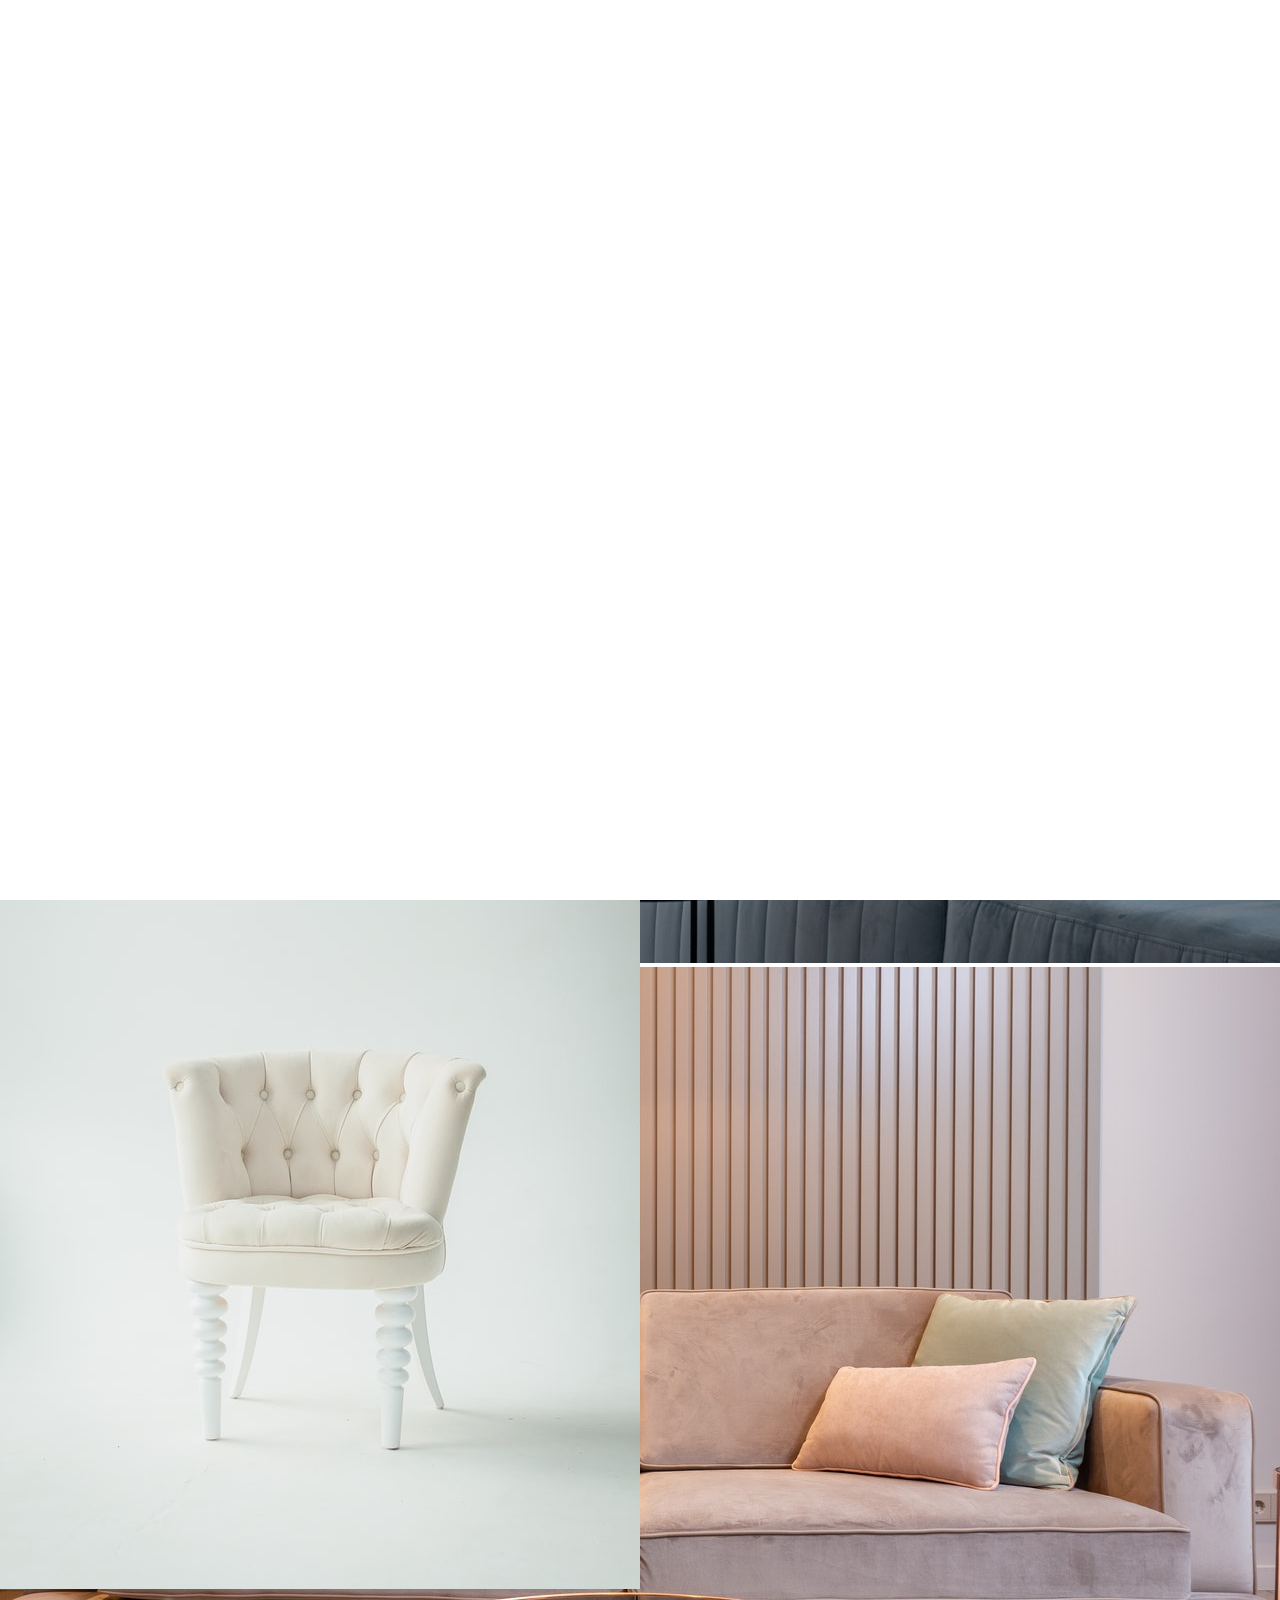
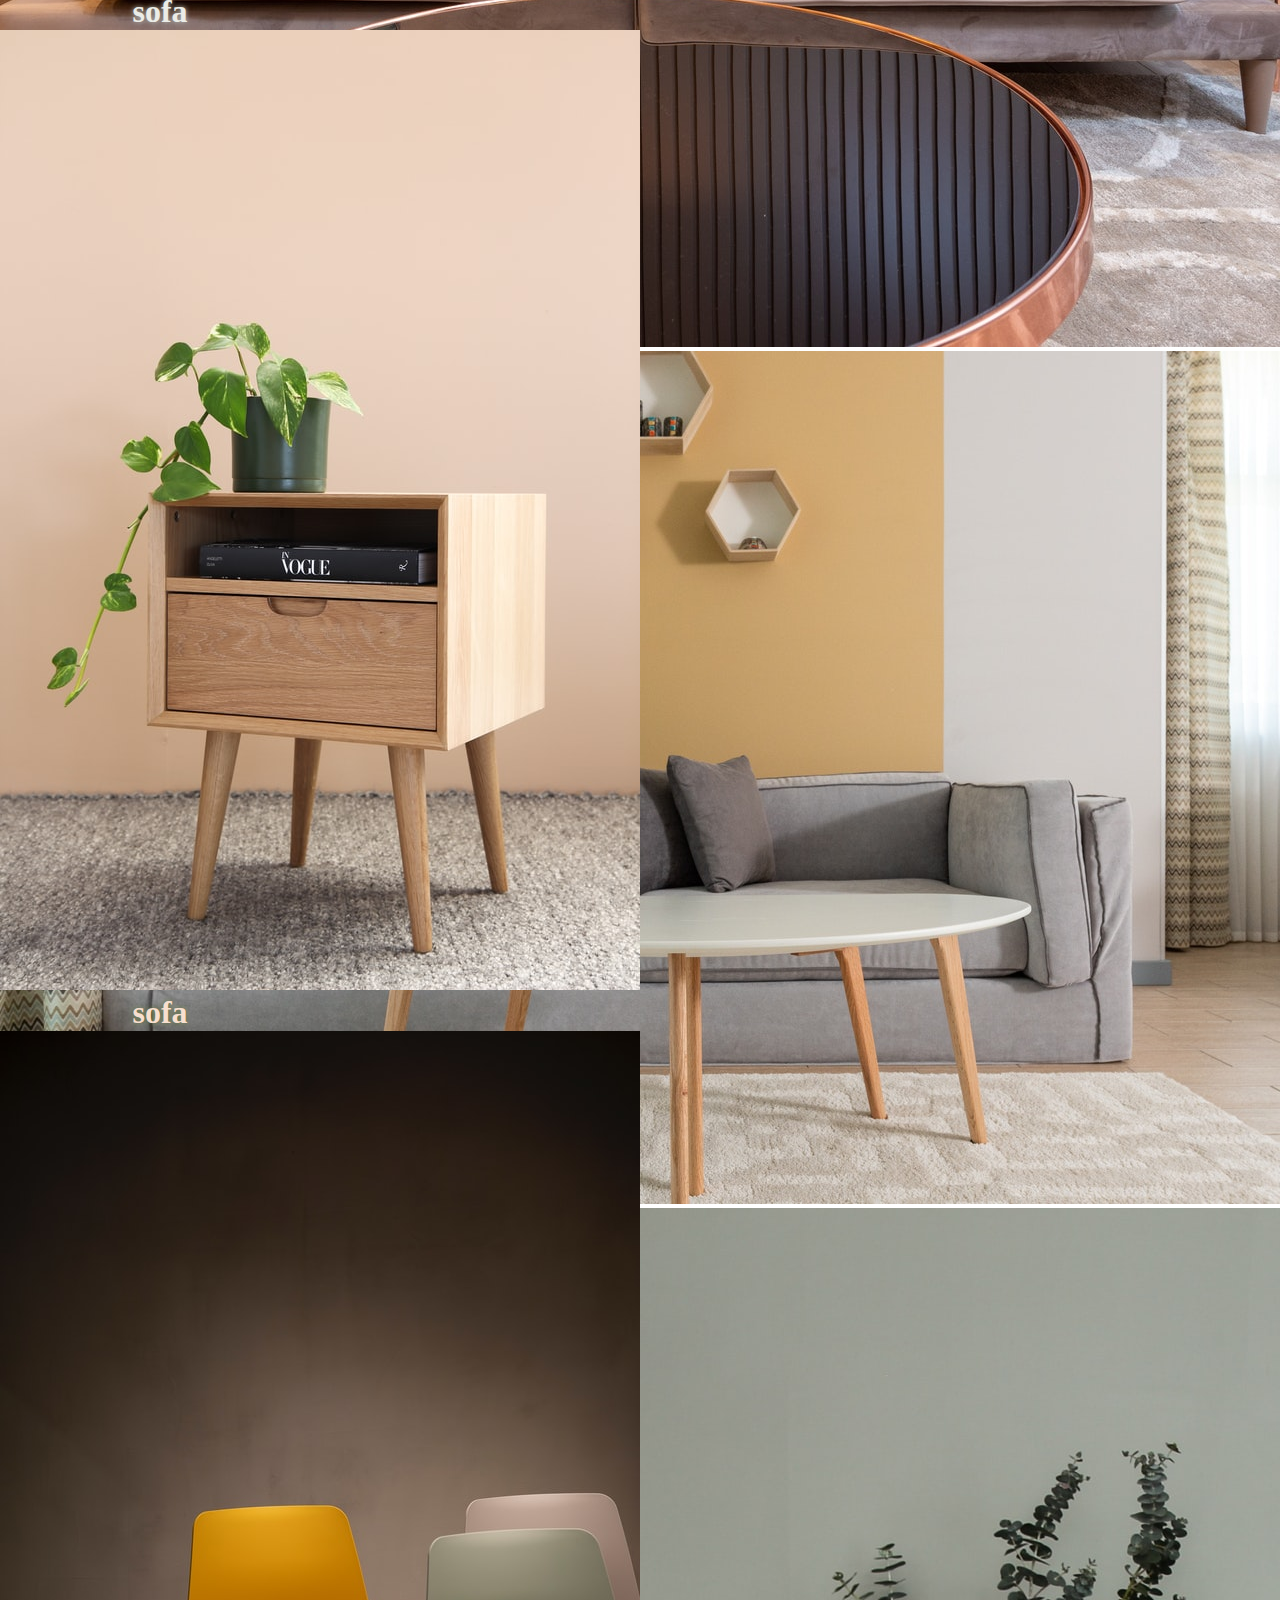
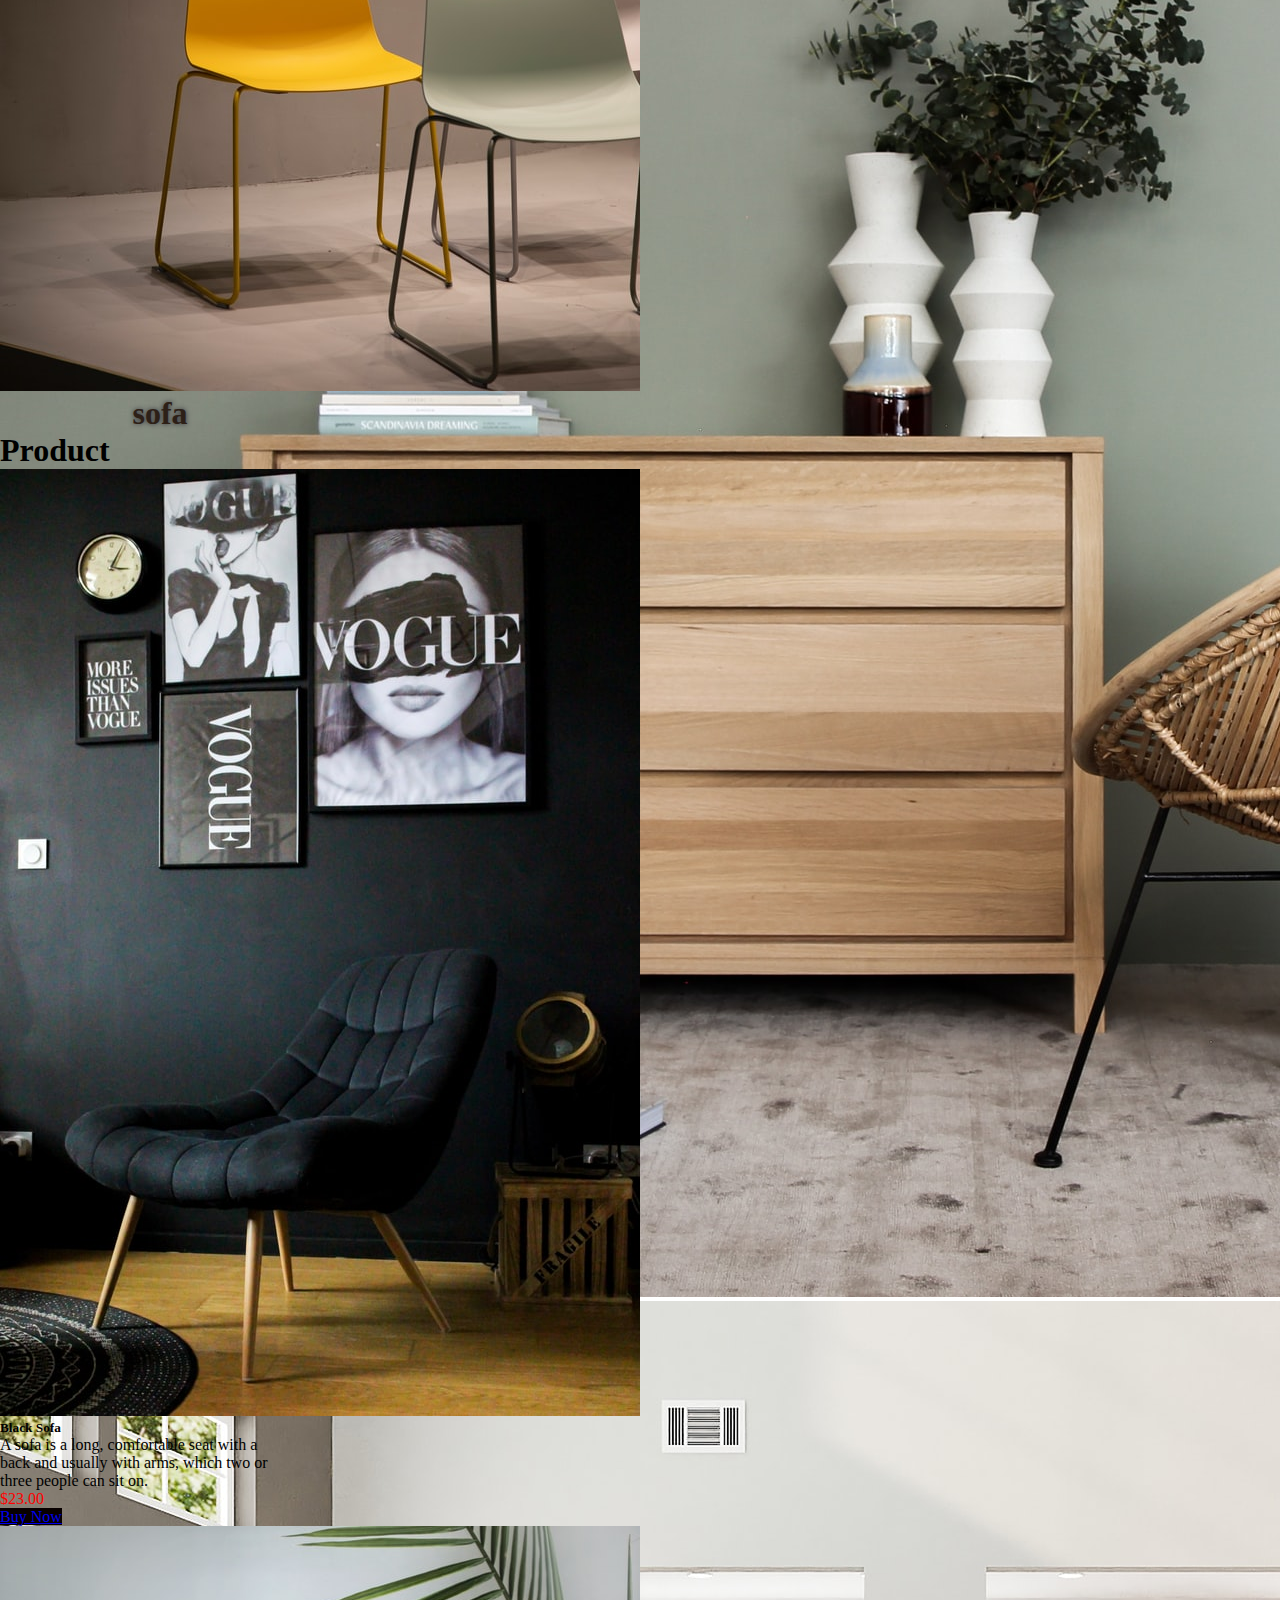
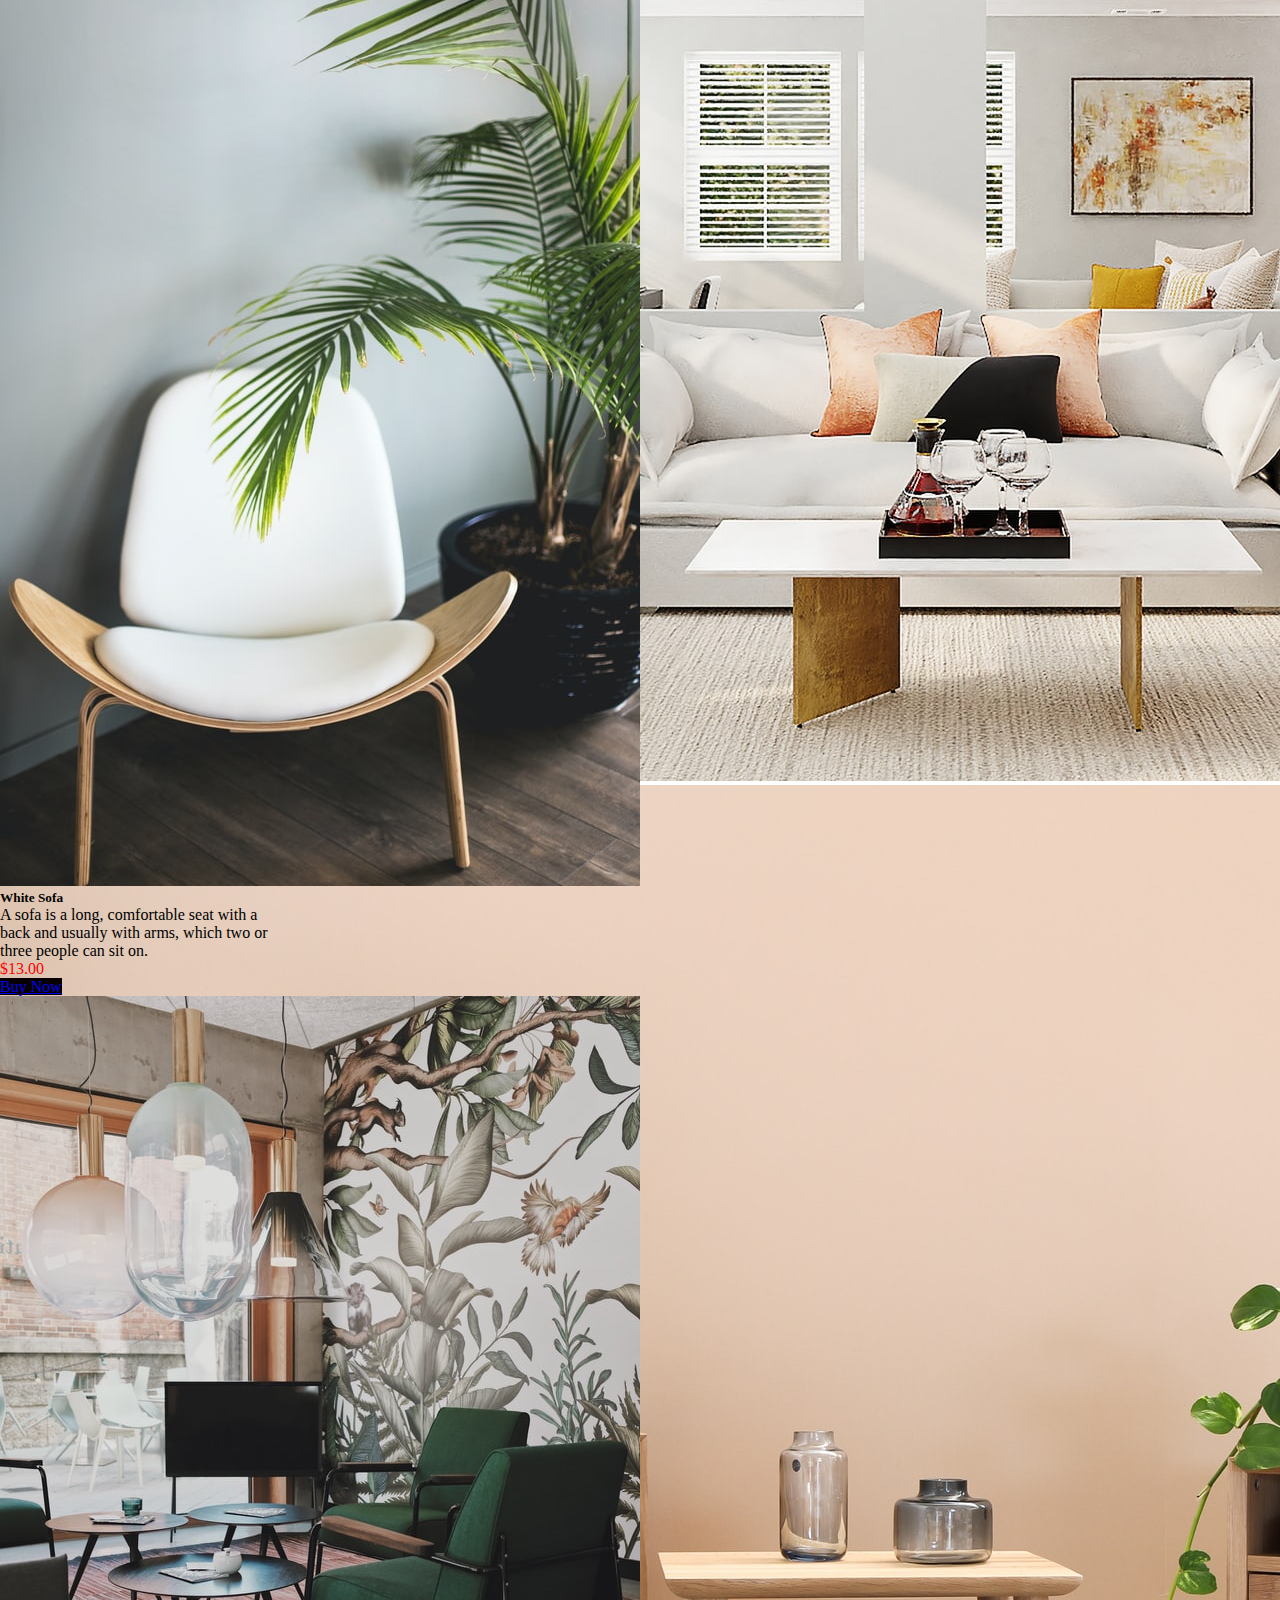
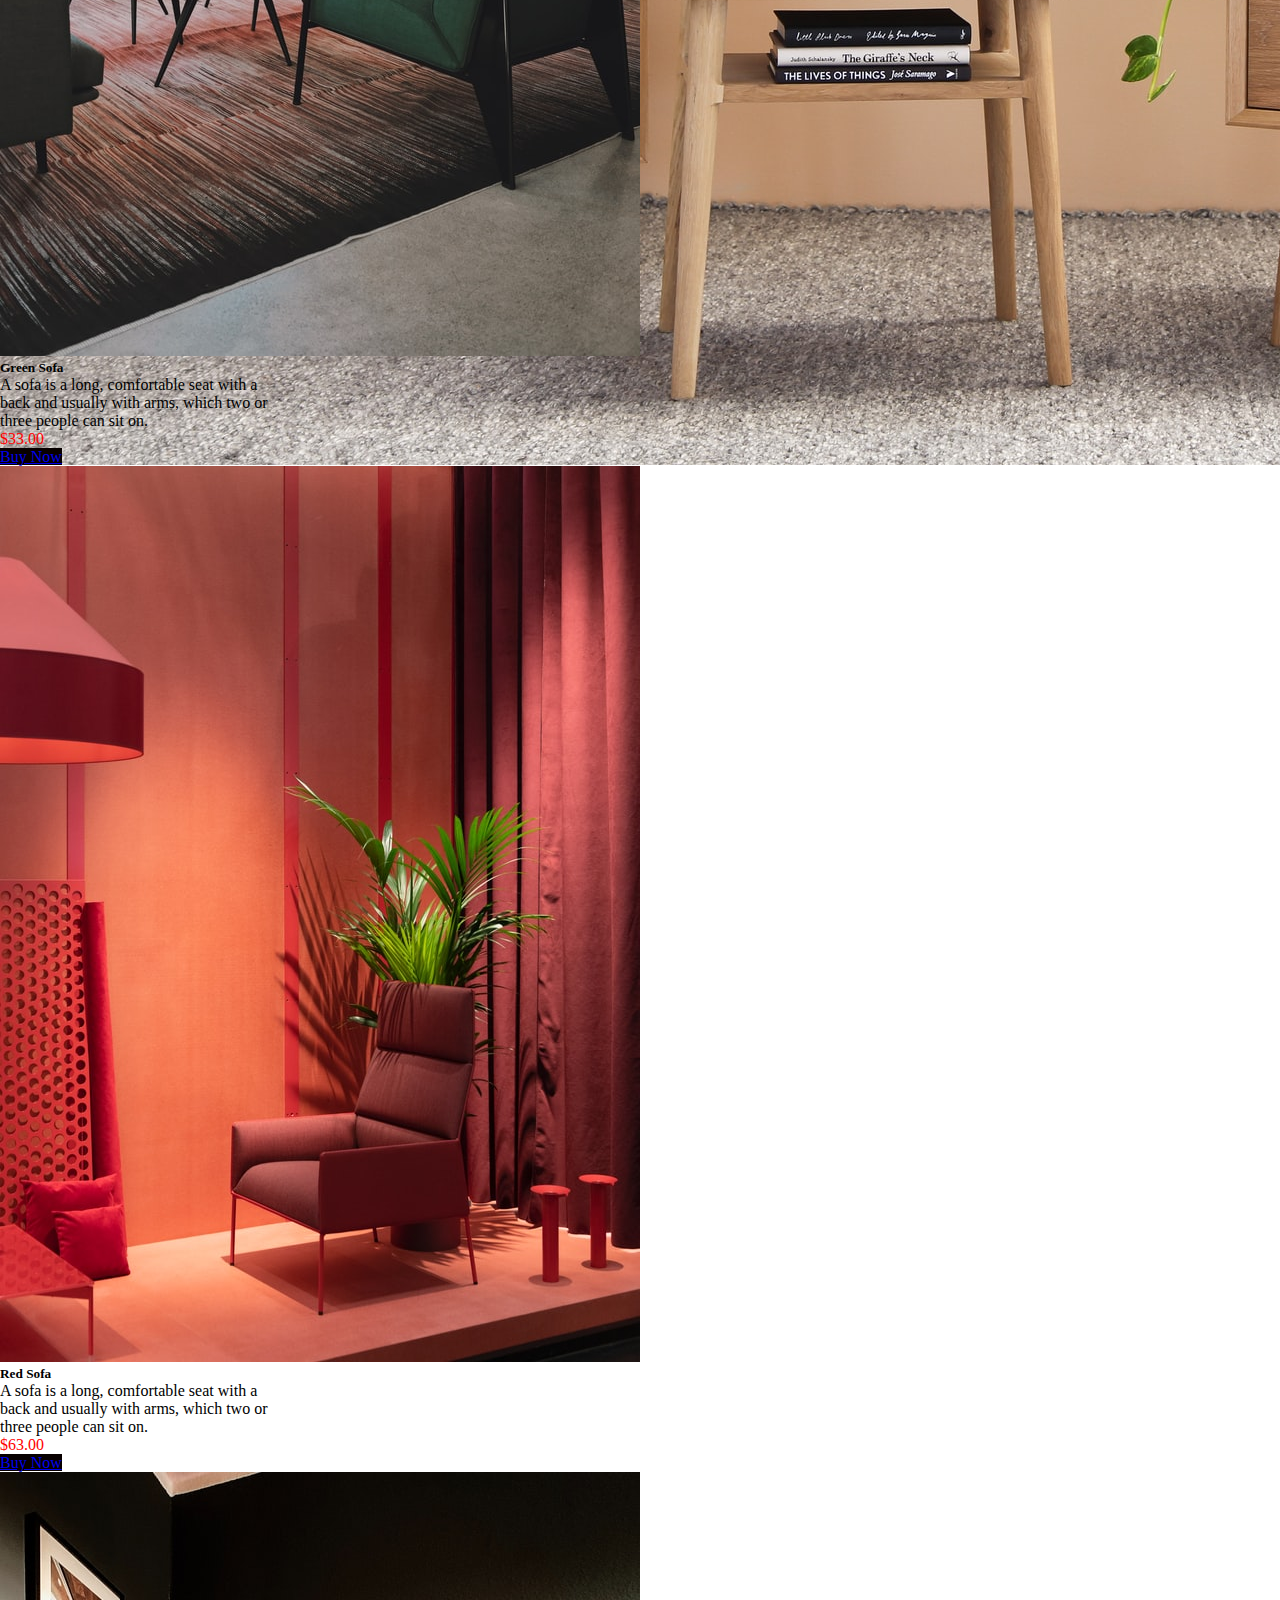
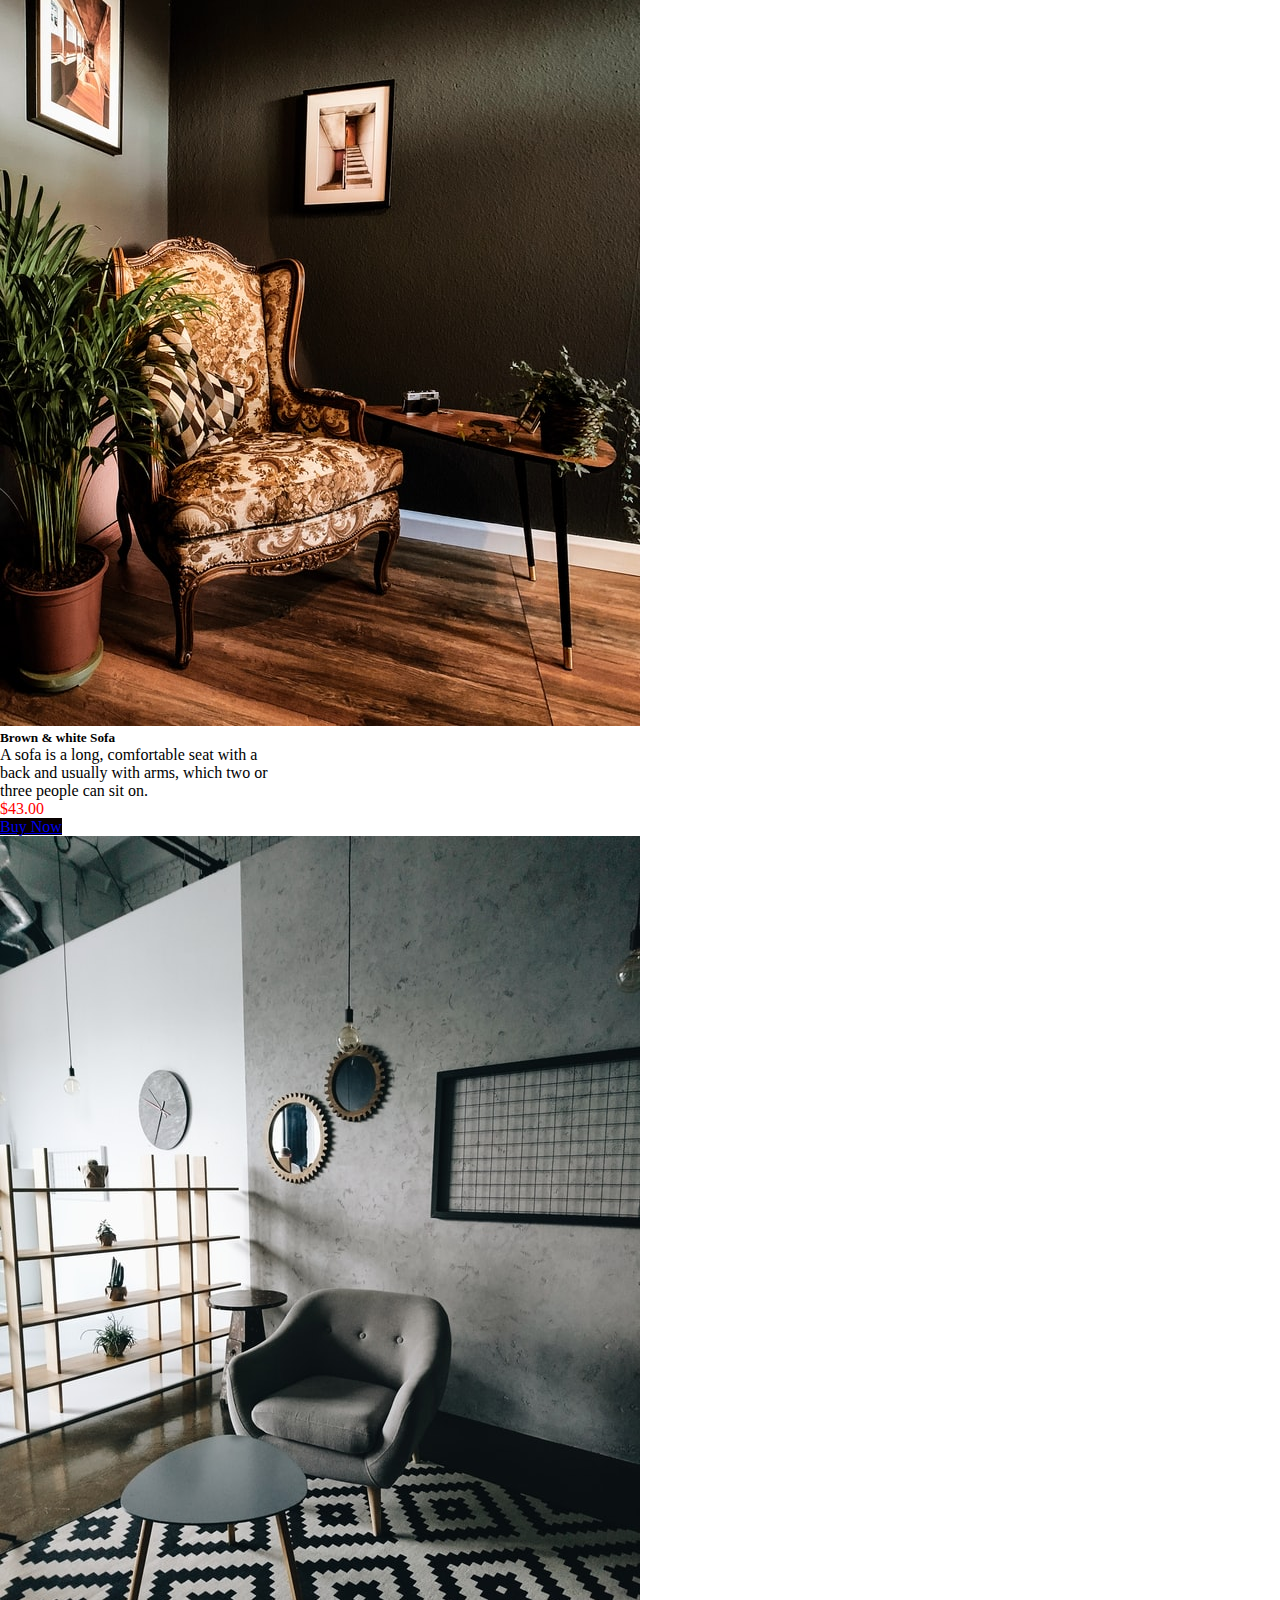
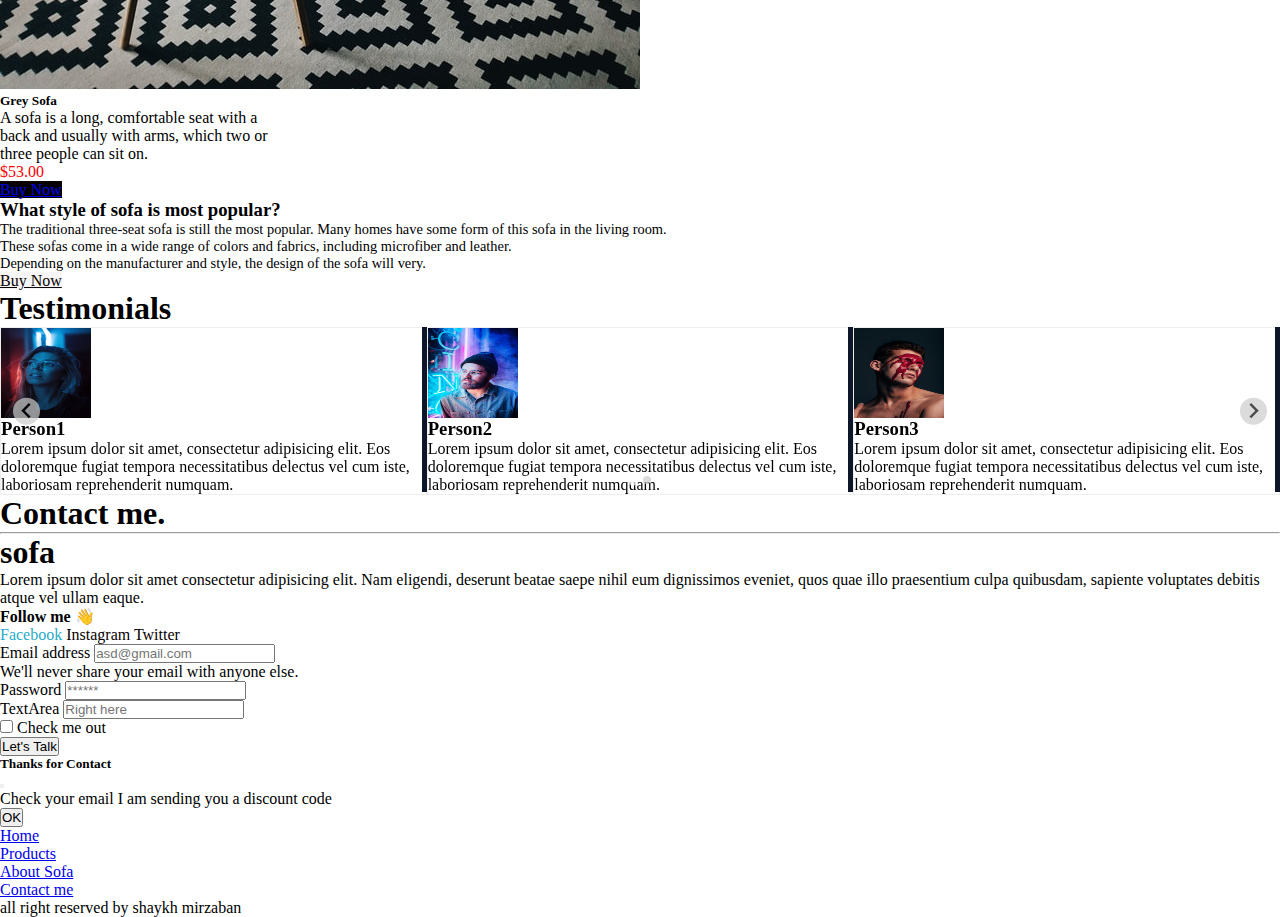
<file: index.html>
<!DOCTYPE html>
<html lang="en">
<head>
    <meta charset="UTF-8">
    <meta http-equiv="X-UA-Compatible" content="IE=edge">
    <meta name="viewport" content="width=device-width, initial-scale=1.0">
    <link href="https://cdn.jsdelivr.net/npm/bootstrap@5.1.3/dist/css/bootstrap.min.css" rel="stylesheet" integrity="sha384-1BmE4kWBq78iYhFldvKuhfTAU6auU8tT94WrHftjDbrCEXSU1oBoqyl2QvZ6jIW3" crossorigin="anonymous">
    <title>practice bootstarap</title>
    <link rel="stylesheet" href="style.css">
    <link rel="stylesheet" href="splide.min.css">
    <script src="./splide.min.js"></script>
</head>
<body class="active">
    <div class="spinner-border asd3" role="status">
      <span class="visually-hidden"></span>
    </div>
    <div class="navbar navbar-expand-lg navbar-light bg-light" style="border-bottom:1px solid;">
        <div class="container">
            <a href="index.html" class="navbar-brand">Sofa</a>

            <button class="navbar-toggler" type="button" data-bs-toggle="collapse" data-bs-target="#navbarmenu" aria-controls="navbarSupportedContent" aria-expanded="false" aria-label="Toggle navigation">
                <span class="navbar-toggler-icon"></span>
            </button>

            <div class="collapse navbar-collapse" id="navbarmenu">
                <ul class="navbar-nav ms-auto">
                    <li class="nav-item">
                        <a href="index.html" class="nav-link active">Home</a>
                    </li>
                    <li class="nav-item">
                        <a href="product.html" class="nav-link">Product</a>
                    </li>
                    <li class="nav-item">
                        <a href="about.html" class="nav-link">About Sofa</a>
                    </li>
                    <li class="nav-item">
                        <a href="contact.html" class="nav-link">Contact me</a>
                    </li>
                </ul>
            </div>
        </div>
    </div>
    <!-- cover -->
    <div id="carouselExampleIndicators" class="carousel slide" data-bs-ride="carousel">
        <div class="carousel-indicators">
          <button type="button" data-bs-target="#carouselExampleIndicators" data-bs-slide-to="0" class="active rounded" aria-current="true" aria-label="Slide 1"></button>
          <button type="button" data-bs-target="#carouselExampleIndicators" data-bs-slide-to="1" aria-label="Slide 2" class="rounded"></button>
          <button type="button" data-bs-target="#carouselExampleIndicators" data-bs-slide-to="2" aria-label="Slide 3" class="rounded"></button>
          <button type="button" data-bs-target="#carouselExampleIndicators" data-bs-slide-to="3" aria-label="Slide 4" class="rounded"></button>
          <button type="button" data-bs-target="#carouselExampleIndicators" data-bs-slide-to="4" aria-label="Slide 5" class="rounded"></button>
          <button type="button" data-bs-target="#carouselExampleIndicators" data-bs-slide-to="5" aria-label="Slide 6" class="rounded"></button>
        </div>
        <div class="carousel-inner cover1">
          <div class="carousel-item active">
            <img src="images/sofa1.jpg" class="d-block w-100" alt="...">
          </div>
          <div class="carousel-item">
            <img src="images/sofa2.jpg" class="d-block w-100" alt="...">
          </div>
          <div class="carousel-item">
            <img src="images/sofa3.jpg" class="d-block w-100" alt="...">
          </div>
          <div class="carousel-item">
            <img src="images/sofa4.jpg" class="d-block w-100" alt="...">
          </div>
          <div class="carousel-item">
            <img src="images/sofa5.jpg" class="d-block w-100" alt="...">
          </div>
          <div class="carousel-item">
            <img src="images/sofa6.jpg" class="d-block w-100" alt="...">
          </div>
        </div>
        <button class="carousel-control-prev" type="button" data-bs-target="#carouselExampleIndicators" data-bs-slide="prev">
          <span class="carousel-control-prev-icon" aria-hidden="true"></span>
          <span class="visually-hidden">Previous</span>
        </button>
        <button class="carousel-control-next" type="button" data-bs-target="#carouselExampleIndicators" data-bs-slide="next">
          <span class="carousel-control-next-icon" aria-hidden="true"></span>
          <span class="visually-hidden">Next</span>
        </button>
      </div>
      <!-- card section -->
      <div class="container my-5 d-flex flex-wrap justify-content-between align-items-center center1">
        <div class="card my-2" style="width: 20rem; border: none;">
            <img src="images/card1.jpg" class="card-img-top" alt="...">
            <div class="card-img-overlay" style="display: flex; justify-content: center; align-items: center; box-shadow: 0 0 4px 3px #eaeceb;">
                <h1 class="text-center" style="color: #ebece7;text-shadow: 0 0 5px #bbc5c4;">sofa</h1>
              </div>
        </div>
        <div class="card my-2" style="width: 20rem; border: none;">
            <img src="images/card2.jpg" class="card-img-top" alt="...">
            <div class="card-img-overlay" style="display: flex; justify-content: center; align-items: center; box-shadow: 0 0 4px 3px #eaeceb;">
                <h1 class="text-center" style="color: #f7dfcf;text-shadow: 0 0 5px #687d42;">sofa</h1>
              </div>
        </div>
        <div class="card my-2" style="width: 20rem; border: none;">
            <img src="images/card4.jpg" class="card-img-top" alt="...">
            <div class="card-img-overlay" style="display: flex; justify-content: center; align-items: center; box-shadow: 0 0 4px 3px #eaeceb;">
                <h1 class="text-center" style="color: #2d2017;text-shadow: 0 0 5px #2e2d36;">sofa</h1>
              </div>
        </div>
      </div>
      <!-- product -->
      <div class="container my-5">
          <h1 class="text-center">Product</h1>
          <div class="container  my-5  d-flex flex-wrap justify-content-around align-items-center center1">
            <div class="card my-2" style="width: 18rem;">
                <img src="images/card10.jpg" class="card-img-top" alt="...">
                <div class="card-body">
                  <h5 class="card-title">Black Sofa</h5>
                  <p class="card-text">A sofa is a long, comfortable seat with a back and usually with arms, which two or three people can sit on.</p>
                  <p style="color: red;">$23.00</p>
                  <a href="detail.html" class="btn btn-dark butt1" style="background-color:#080000; border-color:#080000;">Buy Now</a>
                </div>
              </div>
              <div class="card my-2" style="width: 18rem;">
                <img src="images/card5.jpg" class="card-img-top" alt="...">
                <div class="card-body">
                  <h5 class="card-title">White Sofa</h5>
                  <p class="card-text">A sofa is a long, comfortable seat with a back and usually with arms, which two or three people can sit on.</p>
                  <p style="color: red;">$13.00</p>
                  <a href="detail.html" class="btn btn-dark butt1" style="background-color:#080000; border-color:#080000;">Buy Now</a>
                </div>
              </div>
              <div class="card my-2" style="width: 18rem;">
                <img src="images/card6.jpg" class="card-img-top" alt="...">
                <div class="card-body">
                  <h5 class="card-title">Green Sofa</h5>
                  <p class="card-text">A sofa is a long, comfortable seat with a back and usually with arms, which two or three people can sit on.</p>
                  <p style="color: red;">$33.00</p>
                  <a href="detail.html" class="btn btn-dark butt1" style="background-color:#080000; border-color:#080000;">Buy Now</a>
                </div>
              </div>
              <div class="card my-2" style="width: 18rem;">
                <img src="images/card7.jpg" class="card-img-top" alt="...">
                <div class="card-body">
                  <h5 class="card-title">Red Sofa</h5>
                  <p class="card-text">A sofa is a long, comfortable seat with a back and usually with arms, which two or three people can sit on.</p>
                  <p style="color: red;">$63.00</p>
                  <a href="detail.html" class="btn btn-dark butt1" style="background-color:#080000; border-color:#080000;">Buy Now</a>
                </div>
              </div>
              <div class="card my-2" style="width: 18rem;">
                <img src="images/card8.jpg" class="card-img-top" alt="...">
                <div class="card-body">
                  <h5 class="card-title">Brown & white Sofa</h5>
                  <p class="card-text">A sofa is a long, comfortable seat with a back and usually with arms, which two or three people can sit on.</p>
                  <p style="color: red;">$43.00</p>
                  <a href="detail.html" class="btn btn-dark butt1" style="background-color:#080000; border-color:#080000;">Buy Now</a>
                </div>
              </div>
              <div class="card my-2" style="width: 18rem;">
                <img src="images/card9.jpg" class="card-img-top" alt="...">
                <div class="card-body">
                  <h5 class="card-title">Grey Sofa</h5>
                  <p class="card-text">A sofa is a long, comfortable seat with a back and usually with arms, which two or three people can sit on.</p>
                  <p style="color: red;">$53.00</p>
                  <a href="detail.html" class="btn btn-dark butt1" style="background-color:#080000; border-color:#080000;">Buy Now</a>
                </div>
              </div>
          </div>
      </div>
      <!-- label -->

      <div class="container-fluid">
        <div class="row bg-dark text-white">
          <div class="col py-5 text-center">
            <h3>What style of sofa is most popular?</h3>
            <p style="font-size: 0.9em;">The traditional three-seat sofa is still the most popular. Many homes have some form of this sofa in the living room. <br> These sofas come in a wide range of colors and fabrics, including microfiber and leather. <br> Depending on the manufacturer and style, the design of the sofa will very.</p>
            <a href="product.html" class="btn btn-dark butt2" style="color: #080000; background-color:#f5f5f5; ">Buy Now</a>
          </div>
        </div>
      </div>
      <!-- testimonial -->
      <div class="container my-5">
        <h1 class="text-center">Testimonials</h1>
        <div class="conatiner my-5">
            <div class="splide">
                <div class="splide__track">
                      <ul class="splide__list">
                          <li class="splide__slide text-center p-4 mx-1 maam" style="border: 1px solid #eee;">
                              <img src="./images/per1.jpg" alt="" class="rounded-pill" width="90px" height="90px">
                              <h3 class="mt-2">Person1</h3>
                              <p>Lorem ipsum dolor sit amet, consectetur adipisicing elit. Eos doloremque fugiat tempora necessitatibus delectus vel cum iste, laboriosam reprehenderit numquam.</p>
                          </li>
                          <li class="splide__slide  text-center p-4 mx-1 maam" style="border: 1px solid #eee;">
                            <img src="./images/per2.jpg" alt="" class="rounded-pill" width="90px" height="90px">
                            <h3 class="mt-2">Person2</h3>
                            <p>Lorem ipsum dolor sit amet, consectetur adipisicing elit. Eos doloremque fugiat tempora necessitatibus delectus vel cum iste, laboriosam reprehenderit numquam.</p>
                          </li>
                          <li class="splide__slide  text-center p-4 mx-1 maam" style="border: 1px solid #eee;">
                            <img src="./images/per3.jpg" alt="" class="rounded-pill" width="90px" height="90px">
                            <h3 class="mt-2">Person3</h3>
                            <p>Lorem ipsum dolor sit amet, consectetur adipisicing elit. Eos doloremque fugiat tempora necessitatibus delectus vel cum iste, laboriosam reprehenderit numquam.</p>
                          </li>
                          <li class="splide__slide  text-center p-4 mx-1 maam" style="border: 1px solid #eee;">
                            <img src="./images/per4.jpg" alt="" class="rounded-pill" width="90px" height="90px">
                            <h3 class="mt-2">Person4</h3>
                            <p>Lorem ipsum dolor sit amet, consectetur adipisicing elit. Eos doloremque fugiat tempora necessitatibus delectus vel cum iste, laboriosam reprehenderit numquam.</p>
                          </li>
                      </ul>
                </div>
              </div>
        </div>
      </div>
      <!-- contact me -->
      <!-- ********* -->
      <div class="container-sm my-5">
          <h1 class="text-center">Contact me.</h1>
          <hr>
          <div class="container my-5">
            <div class="row d-flex flex-wrap justify-content-around align-items-center center12">
              <div class="col my-3">
                <h1>sofa</h1>
                <p>Lorem ipsum dolor sit amet consectetur adipisicing elit. Nam eligendi, deserunt beatae saepe nihil eum dignissimos eveniet, quos quae illo praesentium culpa quibusdam, sapiente voluptates debitis atque vel ullam eaque.</p>
                <h4>Follow me 👋</h4>
                <a href="" style="text-decoration: none; color: #28abc9;">Facebook</a>
                <a href="" style="text-decoration: none; color: #080000;">Instagram</a>
                <a href="" style="text-decoration: none; color: #080000;">Twitter</a>
              </div>
              <div class="col my-3">
                <form>
                    <div class="mb-3">
                      <label for="exampleInputEmail1" class="form-label">Email address</label>
                      <input type="email" class="form-control" id="exampleInputEmail1" aria-describedby="emailHelp" placeholder="asd@gmail.com" required>
                      <div id="emailHelp" class="form-text">We'll never share your email with anyone else.</div>
                    </div>
                    <div class="mb-3">
                      <label for="exampleInputPassword1" class="form-label">Password</label>
                      <input type="password" class="form-control" id="exampleInputPassword1" placeholder="******" required>
                    </div>
                    <div class="mb-3">
                      <label for="exampleInputTextarea1" class="form-label">TextArea</label>
                      <input type="textarea" class="form-control" id="exampleInputTextarea1" placeholder="Right here" required>
                    </div>
                    <div class="mb-3 form-check">
                      <input type="checkbox" class="form-check-input" id="exampleCheck1">
                      <label class="form-check-label" for="exampleCheck1">Check me out</label>
                    </div>
                    <button type="submit" class="btn btn-dark"  data-bs-toggle="modal" data-bs-target="#exampleModal">Let's Talk</button>
                  </form>
                  <!-- Modal -->
                  <div class="modal fade" id="exampleModal" tabindex="-1" aria-labelledby="exampleModalLabel" aria-hidden="true">
                    <div class="modal-dialog">
                      <div class="modal-content">
                        <div class="modal-header">
                          <h5 class="modal-title" id="exampleModalLabel">Thanks for Contact</h5>
                          <button type="button" class="btn-close" data-bs-dismiss="modal" aria-label="Close"></button>
                        </div>
                        <div class="modal-body">
                          Check your email I am sending you a discount code
                        </div>
                        <div class="modal-footer">
                          <button type="button" class="btn btn-secondary" data-bs-dismiss="modal">OK</button>
                        </div>
                      </div>
                    </div>
                    </div>
              </div>
            </div>
          </div>
      </div>
      <!-- footer -->
      <!-- ****** -->
      <div class="container-fluid bg-dark">
        <div class="container">
            <footer class="py-3 mt-4">
              <ul class="nav justify-content-center border-bottom border-secondary pb-3 mb-3">
                  <li class="nav-item">
                      <a href="index.html" class="nav-link px-2 text-muted">Home</a>
                  </li>
                  <li class="nav-item">
                      <a href="product.html" class="nav-link px-2 text-muted">Products</a>
                  </li>
                  <li class="nav-item">
                      <a href="about.html" class="nav-link px-2 text-muted">About Sofa</a>
                  </li>
                  <li class="nav-item">
                      <a href="detail.html" class="nav-link px-2 text-muted">Contact me</a>
                  </li>
              </ul>
              <p class="text-center text-muted">
                all right reserved by shaykh mirzaban
              </p>
            </footer>
        </div>
      </div>
      <div class="loding">
        <!-- <div class="loding-1"></div> -->
        <div class="spinner-border" role="status">
        </div>
      </div>
    
      <!-- ****** -->
    <script src="https://cdn.jsdelivr.net/npm/bootstrap@5.1.3/dist/js/bootstrap.bundle.min.js" integrity="sha384-ka7Sk0Gln4gmtz2MlQnikT1wXgYsOg+OMhuP+IlRH9sENBO0LRn5q+8nbTov4+1p" crossorigin="anonymous"></script>
    <script src="app.js"></script>
</body>
</html>
</file>
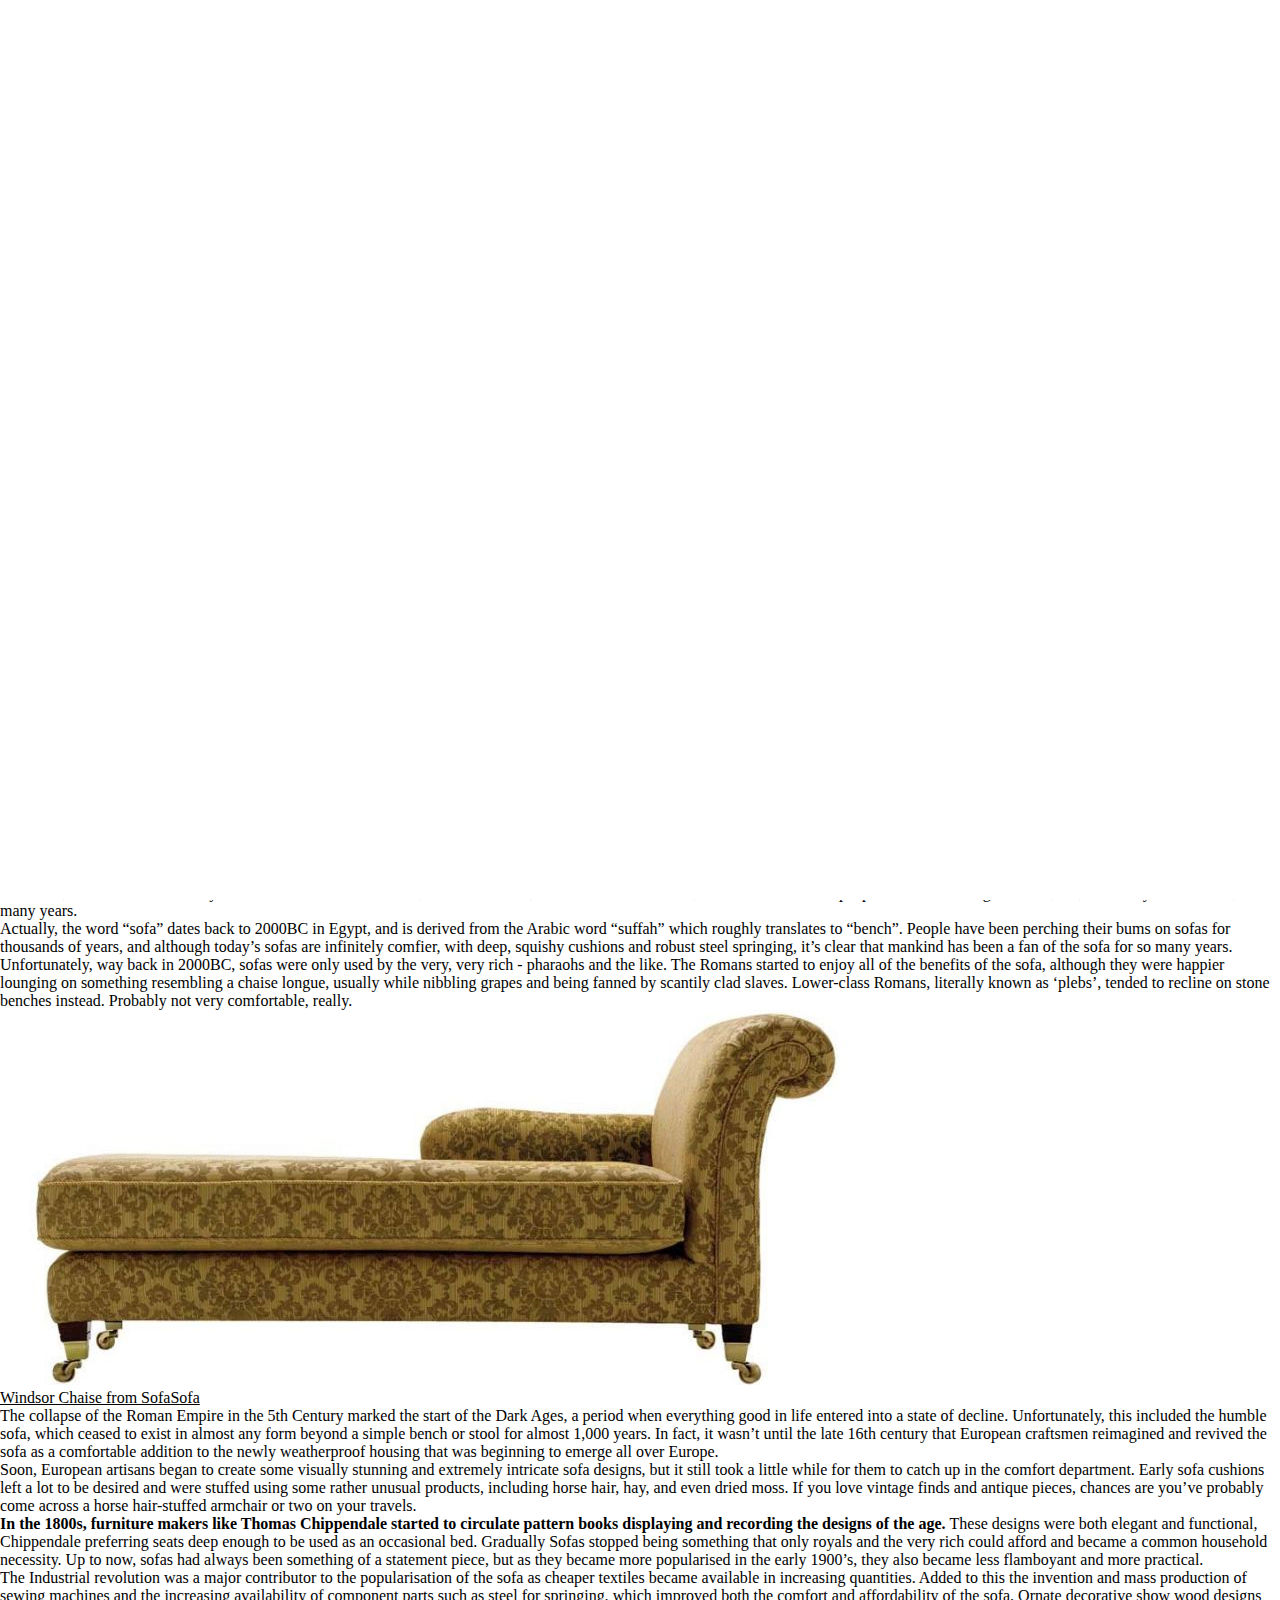
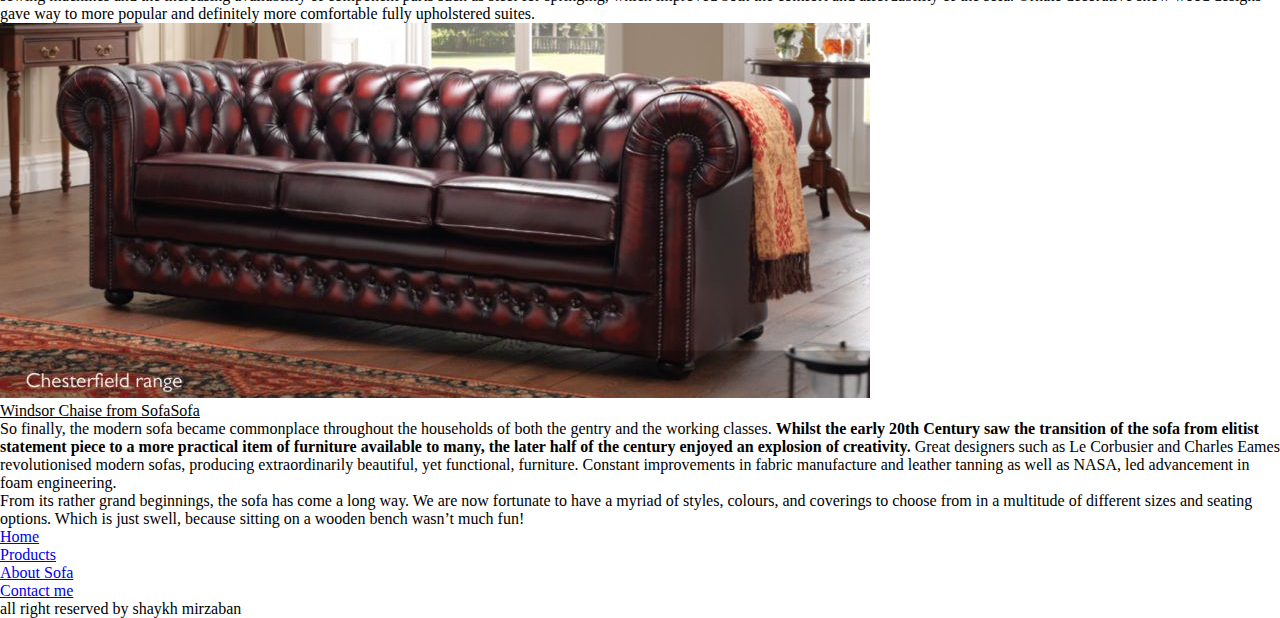
<file: about.html>
<!DOCTYPE html>
<html lang="en">
<head>
    <meta charset="UTF-8">
    <meta http-equiv="X-UA-Compatible" content="IE=edge">
    <meta name="viewport" content="width=device-width, initial-scale=1.0">
    <link href="https://cdn.jsdelivr.net/npm/bootstrap@5.1.3/dist/css/bootstrap.min.css" rel="stylesheet" integrity="sha384-1BmE4kWBq78iYhFldvKuhfTAU6auU8tT94WrHftjDbrCEXSU1oBoqyl2QvZ6jIW3" crossorigin="anonymous">
    <title>practice bootstarap</title>
    <link rel="stylesheet" href="style.css">
    <link rel="stylesheet" href="splide.min.css">
    <script src="./splide.min.js"></script>
</head>
<body class="active">
    <div class="navbar navbar-expand-lg navbar-light bg-light" style="border-bottom:1px solid;">
        <div class="container">
            <a href="index.html" class="navbar-brand">Sofa</a>

            <button class="navbar-toggler" type="button" data-bs-toggle="collapse" data-bs-target="#navbarmenu" aria-controls="navbarSupportedContent" aria-expanded="false" aria-label="Toggle navigation">
                <span class="navbar-toggler-icon"></span>
            </button>

            <div class="collapse navbar-collapse" id="navbarmenu">
                <ul class="navbar-nav ms-auto">
                    <li class="nav-item">
                        <a href="index.html" class="nav-link">Home</a>
                    </li>
                    <li class="nav-item">
                        <a href="product.html" class="nav-link">Product</a>
                    </li>
                    <li class="nav-item">
                        <a href="about.html" class="nav-link active">About Sofa</a>
                    </li>
                    <li class="nav-item">
                        <a href="contact.html" class="nav-link">Contact me</a>
                    </li>
                </ul>
            </div>
        </div>
    </div>
    <!-- history of sofa -->
    <!-- *************** -->
    <div class="container my-5">
        <h1 class="text-center">A History of the Sofa</h1>
        <div id="carouselExampleSlidesOnly" class="carousel slide my-5" data-bs-ride="carousel">
            <div class="carousel-inner">
              <div class="carousel-item active">
                <img src="./images/sofa2(1).jpg" class="d-block w-100" alt="...">
              </div>
            </div>
        </div>
          <div class="container-sm">
            <p>Of course, we’re a little bit barmy about sofas. It’s what we make, it’s what we sell, and it’s who we are. But, it seems lots of other people have had a thing for sofas, too, over the years – in fact, over many years.</p>
            <p>Actually, the word “sofa” dates back to 2000BC in Egypt, and is derived from the Arabic word “suffah” which roughly translates to “bench”. People have been perching their bums on sofas for thousands of years, and although today’s sofas are infinitely comfier, with deep, squishy cushions and robust steel springing, it’s clear that mankind has been a fan of the sofa for so many years.</p>
            <p>Unfortunately, way back in 2000BC, sofas were only used by the very, very rich - pharaohs and the like. The Romans started to enjoy all of the benefits of the sofa, although they were happier lounging on something resembling a chaise longue, usually while nibbling grapes and being fanned by scantily clad slaves. Lower-class Romans, literally known as ‘plebs’, tended to recline on stone benches instead. Probably not very comfortable, really.</p>
          </div>
          <div id="carouselExampleSlidesOnly" class="carousel slide my-5" data-bs-ride="carousel">
            <div class="carousel-inner">
              <div class="carousel-item active">
                <img src="./images/sofaHistory.jpg" class="d-block w-100" alt="...">
              </div>
            </div>
        </div>
        <div class="container-sm">
            <a href="#" style=" color: #000;">Windsor Chaise from SofaSofa</a>
            <p>The collapse of the Roman Empire in the 5th Century marked the start of the Dark Ages, a period when everything good in life entered into a state of decline. Unfortunately, this included the humble sofa, which ceased to exist in almost any form beyond a simple bench or stool for almost 1,000 years. In fact, it wasn’t until the late 16th century that European craftsmen reimagined and revived the sofa as a comfortable addition to the newly weatherproof housing that was beginning to emerge all over Europe.</p>
            <p>
                Soon, European artisans began to create some visually stunning and extremely intricate sofa designs, but it still took a little while for them to catch up in the comfort department. Early sofa cushions left a lot to be desired and were stuffed using some rather unusual products, including horse hair, hay, and even dried moss. If you love vintage finds and antique pieces, chances are you’ve probably come across a horse hair-stuffed armchair or two on your travels.
            </p>
            <p>
                <strong>
                    In the 1800s, furniture makers like Thomas Chippendale started to circulate pattern books displaying and recording the designs of the age.
                </strong>
                These designs were both elegant and functional, Chippendale preferring seats deep enough to be used as an occasional bed. Gradually Sofas stopped being something that only royals and the very rich could afford and became a common household necessity. Up to now, sofas had always been something of a statement piece, but as they became more popularised in the early 1900’s, they also became less flamboyant and more practical.
            </p>
            <p>
                The Industrial revolution was a major contributor to the popularisation of the sofa as cheaper textiles became available in increasing quantities. Added to this the invention and mass production of sewing machines and the increasing availability of component parts such as steel for springing, which improved both the comfort and affordability of the sofa. Ornate decorative show wood designs gave way to more popular and definitely more comfortable fully upholstered suites.
            </p>
        </div>
        <div id="carouselExampleSlidesOnly" class="carousel slide my-5" data-bs-ride="carousel">
            <div class="carousel-inner">
              <div class="carousel-item active">
                <img src="./images/sofaHistory1.jpg" class="d-block w-100" alt="...">
              </div>
            </div>
        </div>
        <div class="container-sm">
            <a href="#" style=" color: #000;">Windsor Chaise from SofaSofa</a>
            <p>
                So finally, the modern sofa became commonplace throughout the households of both the gentry and the working classes. 
                <strong>
                    Whilst the early 20th Century saw the transition of the sofa from elitist statement piece to a more practical item of furniture available to many, the later half of the century enjoyed an explosion of creativity.
                </strong>
                Great designers such as Le Corbusier and Charles Eames revolutionised modern sofas, producing extraordinarily beautiful, yet functional, furniture. Constant improvements in fabric manufacture and leather tanning as well as NASA, led advancement in foam engineering.
            </p>
            <p>
                From its rather grand beginnings, the sofa has come a long way. We are now fortunate to have a myriad of styles, colours, and coverings to choose from in a multitude of different sizes and seating options. Which is just swell, because sitting on a wooden bench wasn’t much fun!
            </p>
        </div>
    </div>
    <!-- *************** -->
      <!-- footer -->
      <!-- ****** -->
      <div class="container-fluid bg-dark">
        <div class="container">
            <footer class="py-3 mt-4">
                <ul class="nav justify-content-center border-bottom border-secondary pb-3 mb-3">
                    <li class="nav-item">
                        <a href="index.html" class="nav-link px-2 text-muted">Home</a>
                    </li>
                    <li class="nav-item">
                        <a href="product.html" class="nav-link px-2 text-muted">Products</a>
                    </li>
                    <li class="nav-item">
                        <a href="about.html" class="nav-link px-2 text-muted">About Sofa</a>
                    </li>
                    <li class="nav-item">
                        <a href="detail.html" class="nav-link px-2 text-muted">Contact me</a>
                    </li>
                </ul>
                <p class="text-center text-muted">
                  all right reserved by shaykh mirzaban
                </p>
              </footer>
        </div>
      </div>
      <div class="loding">
        <!-- <div class="loding-1"></div> -->
        <div class="spinner-border" role="status">
        </div>
      </div>
      
      <!-- ****** -->
    <script src="https://cdn.jsdelivr.net/npm/bootstrap@5.1.3/dist/js/bootstrap.bundle.min.js" integrity="sha384-ka7Sk0Gln4gmtz2MlQnikT1wXgYsOg+OMhuP+IlRH9sENBO0LRn5q+8nbTov4+1p" crossorigin="anonymous"></script>
    <script>
        var loading = document.querySelector(".loding");
        var active1 = document.querySelector("body");
        var a1 = setTimeout(function(){
            active1.classList.toggle("active");
            loading.classList.toggle("add"); 
        },2000);
    </script>
</body>
</html>
</file>
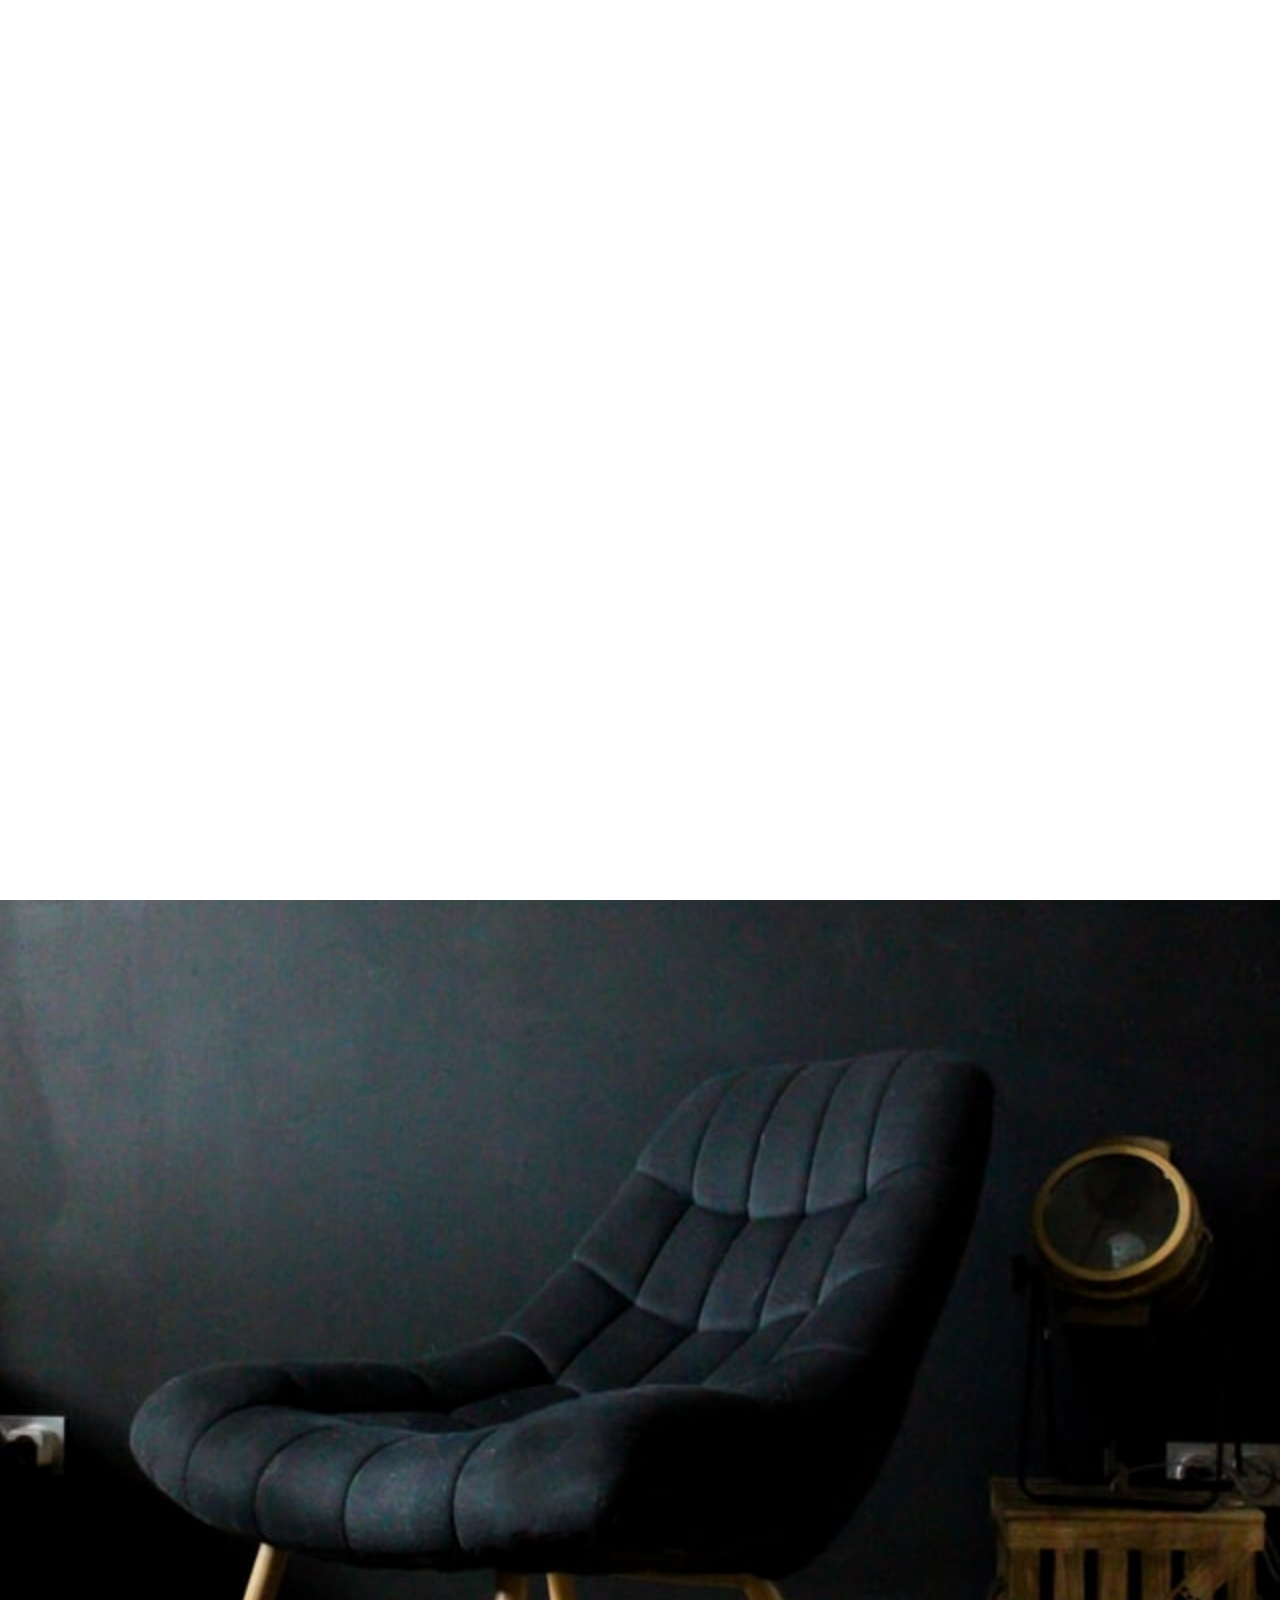
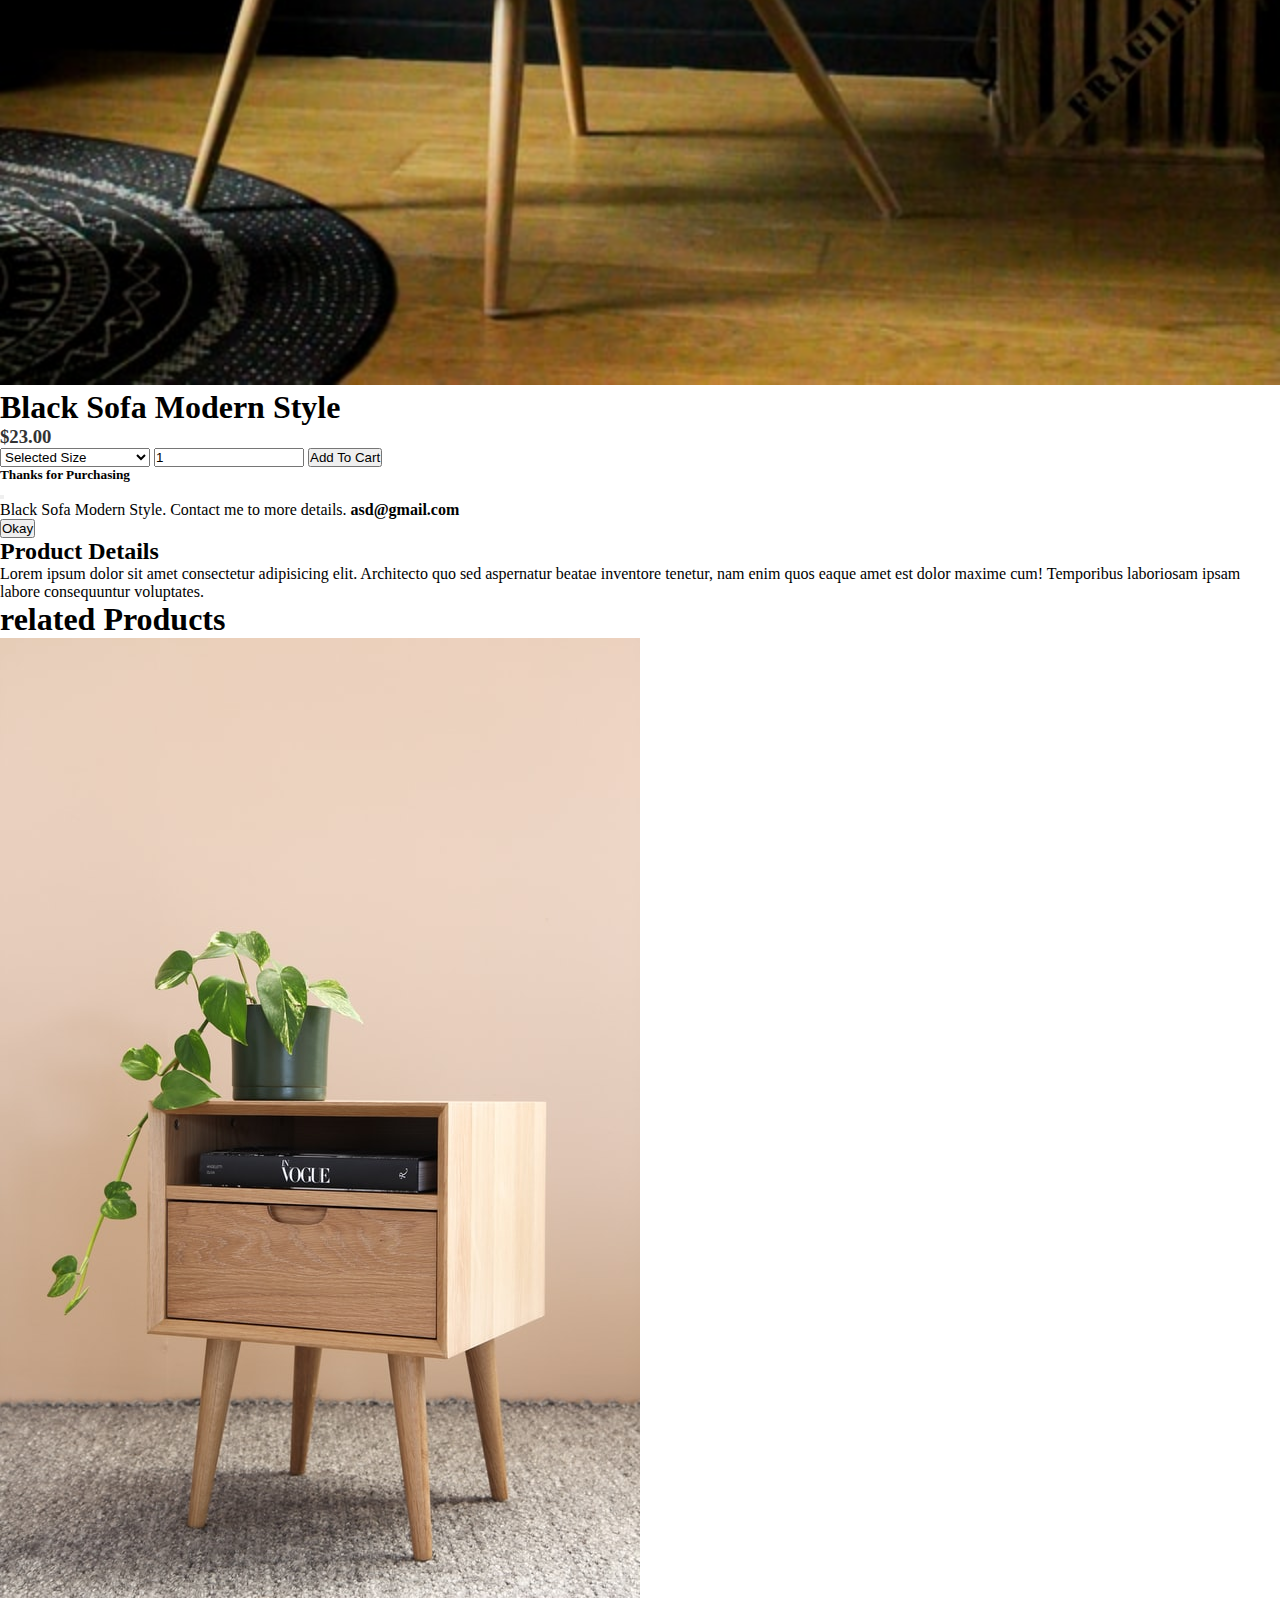
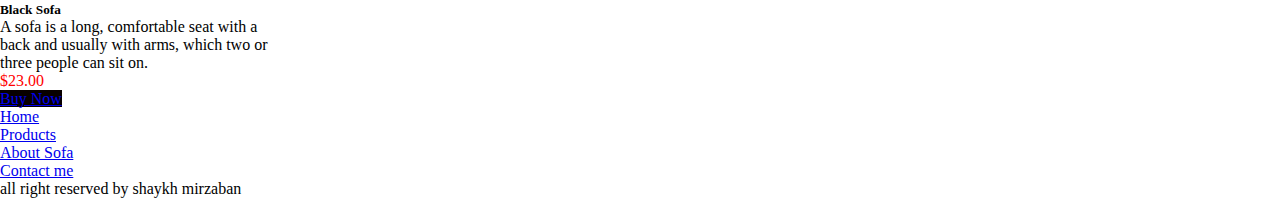
<file: detail.html>
<!DOCTYPE html>
<html lang="en">
<head>
    <meta charset="UTF-8">
    <meta http-equiv="X-UA-Compatible" content="IE=edge">
    <meta name="viewport" content="width=device-width, initial-scale=1.0">
    <link href="https://cdn.jsdelivr.net/npm/bootstrap@5.1.3/dist/css/bootstrap.min.css" rel="stylesheet" integrity="sha384-1BmE4kWBq78iYhFldvKuhfTAU6auU8tT94WrHftjDbrCEXSU1oBoqyl2QvZ6jIW3" crossorigin="anonymous">
    <title>practice bootstarap</title>
    <link rel="stylesheet" href="style.css">
    <link rel="stylesheet" href="splide.min.css">
    <script src="./splide.min.js"></script>
</head>
<body class="active">
    <div class="navbar navbar-expand-lg navbar-light bg-light" style="border-bottom:1px solid;">
        <div class="container">
            <a href="index.html" class="navbar-brand">Sofa</a>

            <button class="navbar-toggler" type="button" data-bs-toggle="collapse" data-bs-target="#navbarmenu" aria-controls="navbarSupportedContent" aria-expanded="false" aria-label="Toggle navigation">
                <span class="navbar-toggler-icon"></span>
            </button>

            <div class="collapse navbar-collapse" id="navbarmenu">
                <ul class="navbar-nav ms-auto">
                    <li class="nav-item">
                        <a href="index.html" class="nav-link">Home</a>
                    </li>
                    <li class="nav-item">
                        <a href="product.html" class="nav-link">Product</a>
                    </li>
                    <li class="nav-item">
                        <a href="about.html" class="nav-link">About Sofa</a>
                    </li>
                    <li class="nav-item">
                        <a href="contact.html" class="nav-link active">Contact me</a>
                    </li>
                </ul>
            </div>
        </div>
    </div>
    <!-- product detail -->
    <!-- ************* -->
    <div class="container my-5">
        <div class="row">
          <div class="col">
            <img class="text-center" src="./images/card10.jpg" alt="" width="100%" class="img1">
          </div>
          <div class="col">
            <h1 class="my-3">Black Sofa Modern Style</h1>
            <h3 style="color: #333;" class="my-2"><strong>$23.00</strong></h3>
            <select class="form-select" aria-label="Default select example" style="width: 150px;">
                <option selected>Selected Size</option>
                <option value="1">XXL</option>
                <option value="2">XL</option>
                <option value="3">Large</option>
                <option value="4">Medium</option>
                <option value="5">Smal</option>
            </select>
            <input type="number" class="my-2" style="width: 150px;" value="1">
            <button type="button" class="btn btn-dark rounded" data-bs-toggle="modal" data-bs-target="#exampleModal">Add To Cart</button>     
            <!-- Modal -->
            <div class="modal fade" id="exampleModal" tabindex="-1" aria-labelledby="exampleModalLabel" aria-hidden="true">
                <div class="modal-dialog">
                <div class="modal-content">
                    <div class="modal-header">
                    <h5 class="modal-title" id="exampleModalLabel">Thanks for Purchasing</h5>
                    <button type="button" class="btn-close" data-bs-dismiss="modal" aria-label="Close"></button>
                    </div>
                    <div class="modal-body">
                        Black Sofa Modern Style. Contact me to more details. <strong>asd@gmail.com</strong>
                    </div>
                    <div class="modal-footer">
                    <button type="button" class="btn btn-secondary" data-bs-dismiss="modal">Okay</button>
                    </div>
                </div>
                </div>
            </div>
            <h2 class="my-2">Product Details</h1>
            <p>Lorem ipsum dolor sit amet consectetur adipisicing elit. Architecto quo sed aspernatur beatae inventore tenetur, nam enim quos eaque amet est dolor maxime cum! Temporibus laboriosam ipsam labore consequuntur voluptates.</p>
            <h1>related Products</h1>
            <div class="box my-3">
                <div class="card my-2" style="width: 18rem;">
                    <img src="images/card2.jpg" class="card-img-top" alt="...">
                    <div class="card-body">
                      <h5 class="card-title">Black Sofa</h5>
                      <p class="card-text">A sofa is a long, comfortable seat with a back and usually with arms, which two or three people can sit on.</p>
                      <p style="color: red;">$23.00</p>
                      <a href="#" class="btn btn-dark butt1" style="background-color:#080000; border-color:#080000;">Buy Now</a>
                    </div>
                </div>
            </div>
          </div>
        </div>
      </div>
    <!-- ************* -->
      <!-- footer -->
      <!-- ****** -->
      <div class="container-fluid bg-dark">
        <div class="container">
            <footer class="py-3 mt-4">
                <ul class="nav justify-content-center border-bottom border-secondary pb-3 mb-3">
                    <li class="nav-item">
                        <a href="index.html" class="nav-link px-2 text-muted">Home</a>
                    </li>
                    <li class="nav-item">
                        <a href="product.html" class="nav-link px-2 text-muted">Products</a>
                    </li>
                    <li class="nav-item">
                        <a href="about.html" class="nav-link px-2 text-muted">About Sofa</a>
                    </li>
                    <li class="nav-item">
                        <a href="detail.html" class="nav-link px-2 text-muted">Contact me</a>
                    </li>
                </ul>
                <p class="text-center text-muted">
                  all right reserved by shaykh mirzaban
                </p>
              </footer>
        </div>
      </div>
      <div class="loding">
        <!-- <div class="loding-1"></div> -->
        <div class="spinner-border" role="status">
        </div>
      </div>
      <!-- ****** -->
    <script src="https://cdn.jsdelivr.net/npm/bootstrap@5.1.3/dist/js/bootstrap.bundle.min.js" integrity="sha384-ka7Sk0Gln4gmtz2MlQnikT1wXgYsOg+OMhuP+IlRH9sENBO0LRn5q+8nbTov4+1p" crossorigin="anonymous"></script>
    <script>
      var loading = document.querySelector(".loding");
      var active1 = document.querySelector("body");
      var a1 = setTimeout(function(){
          active1.classList.toggle("active");
          loading.classList.toggle("add"); 
      },2000);      
    </script>
</body>
</html>
</file>
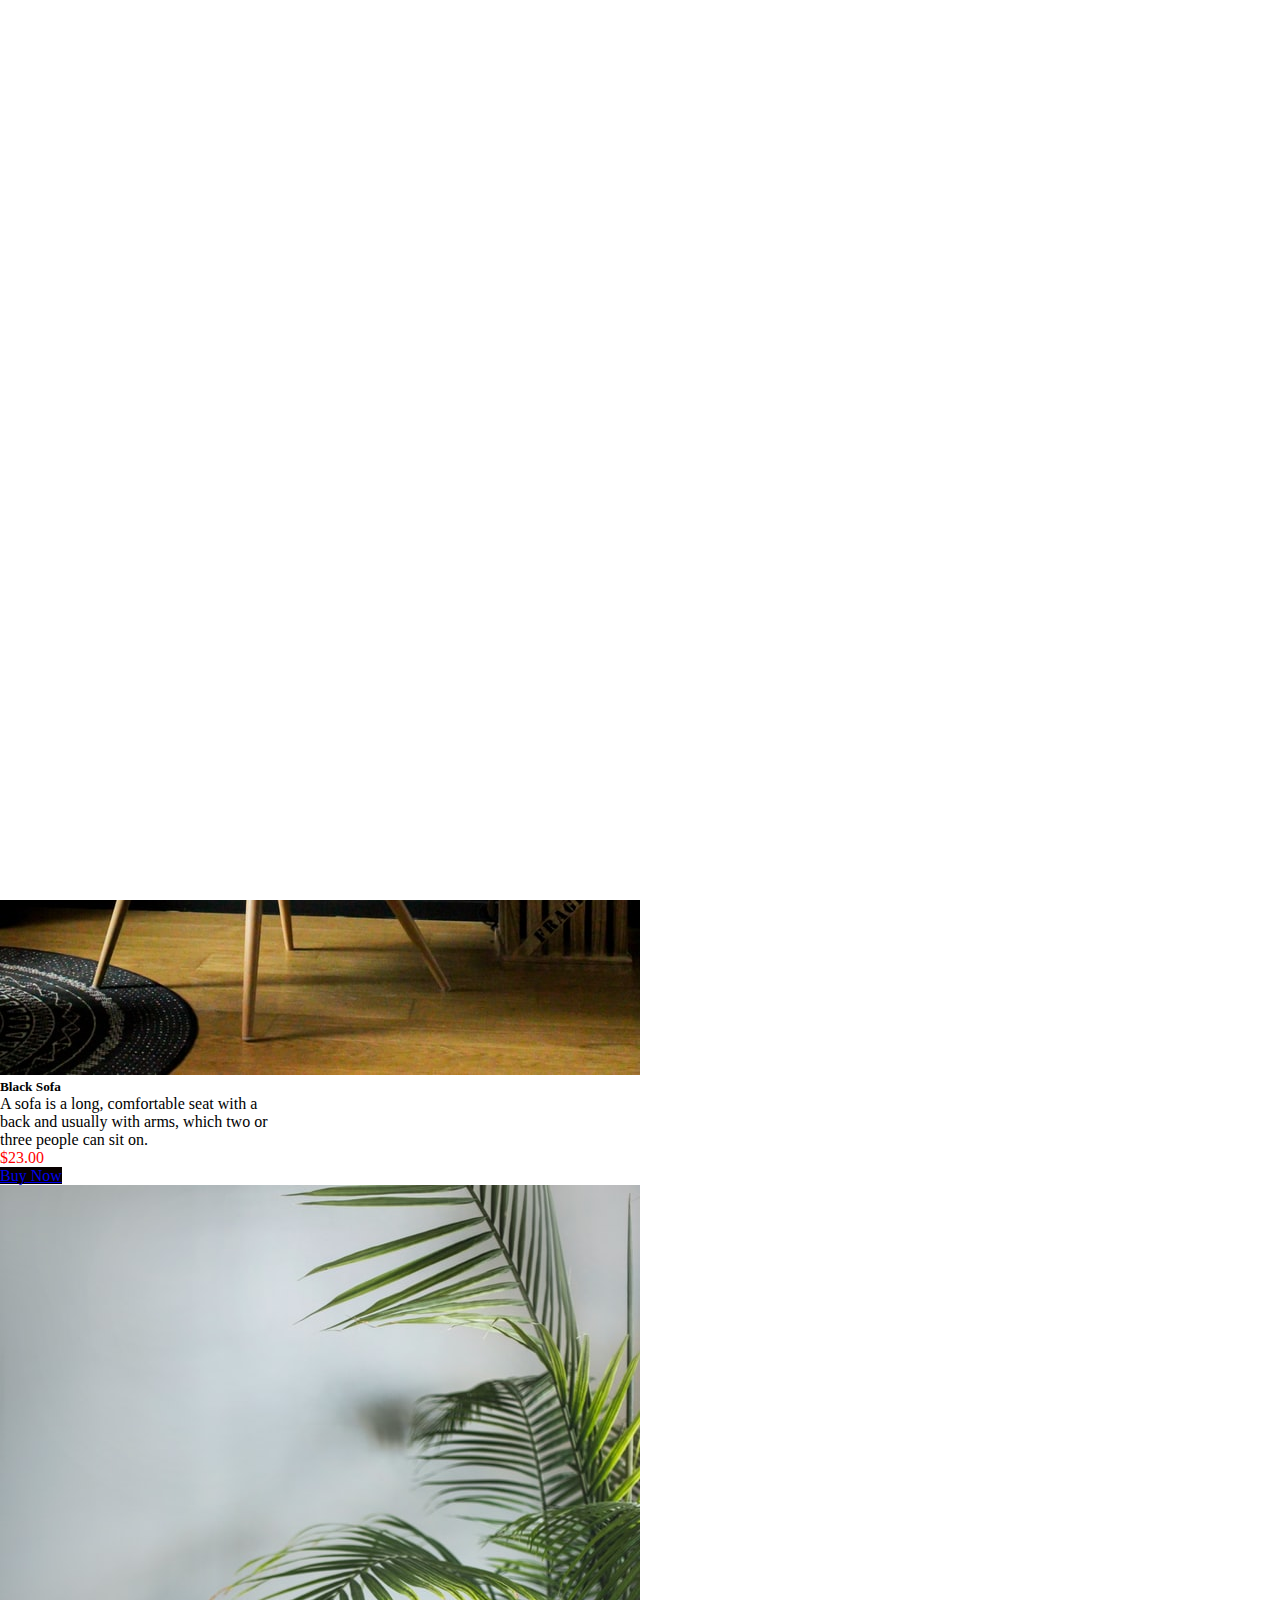
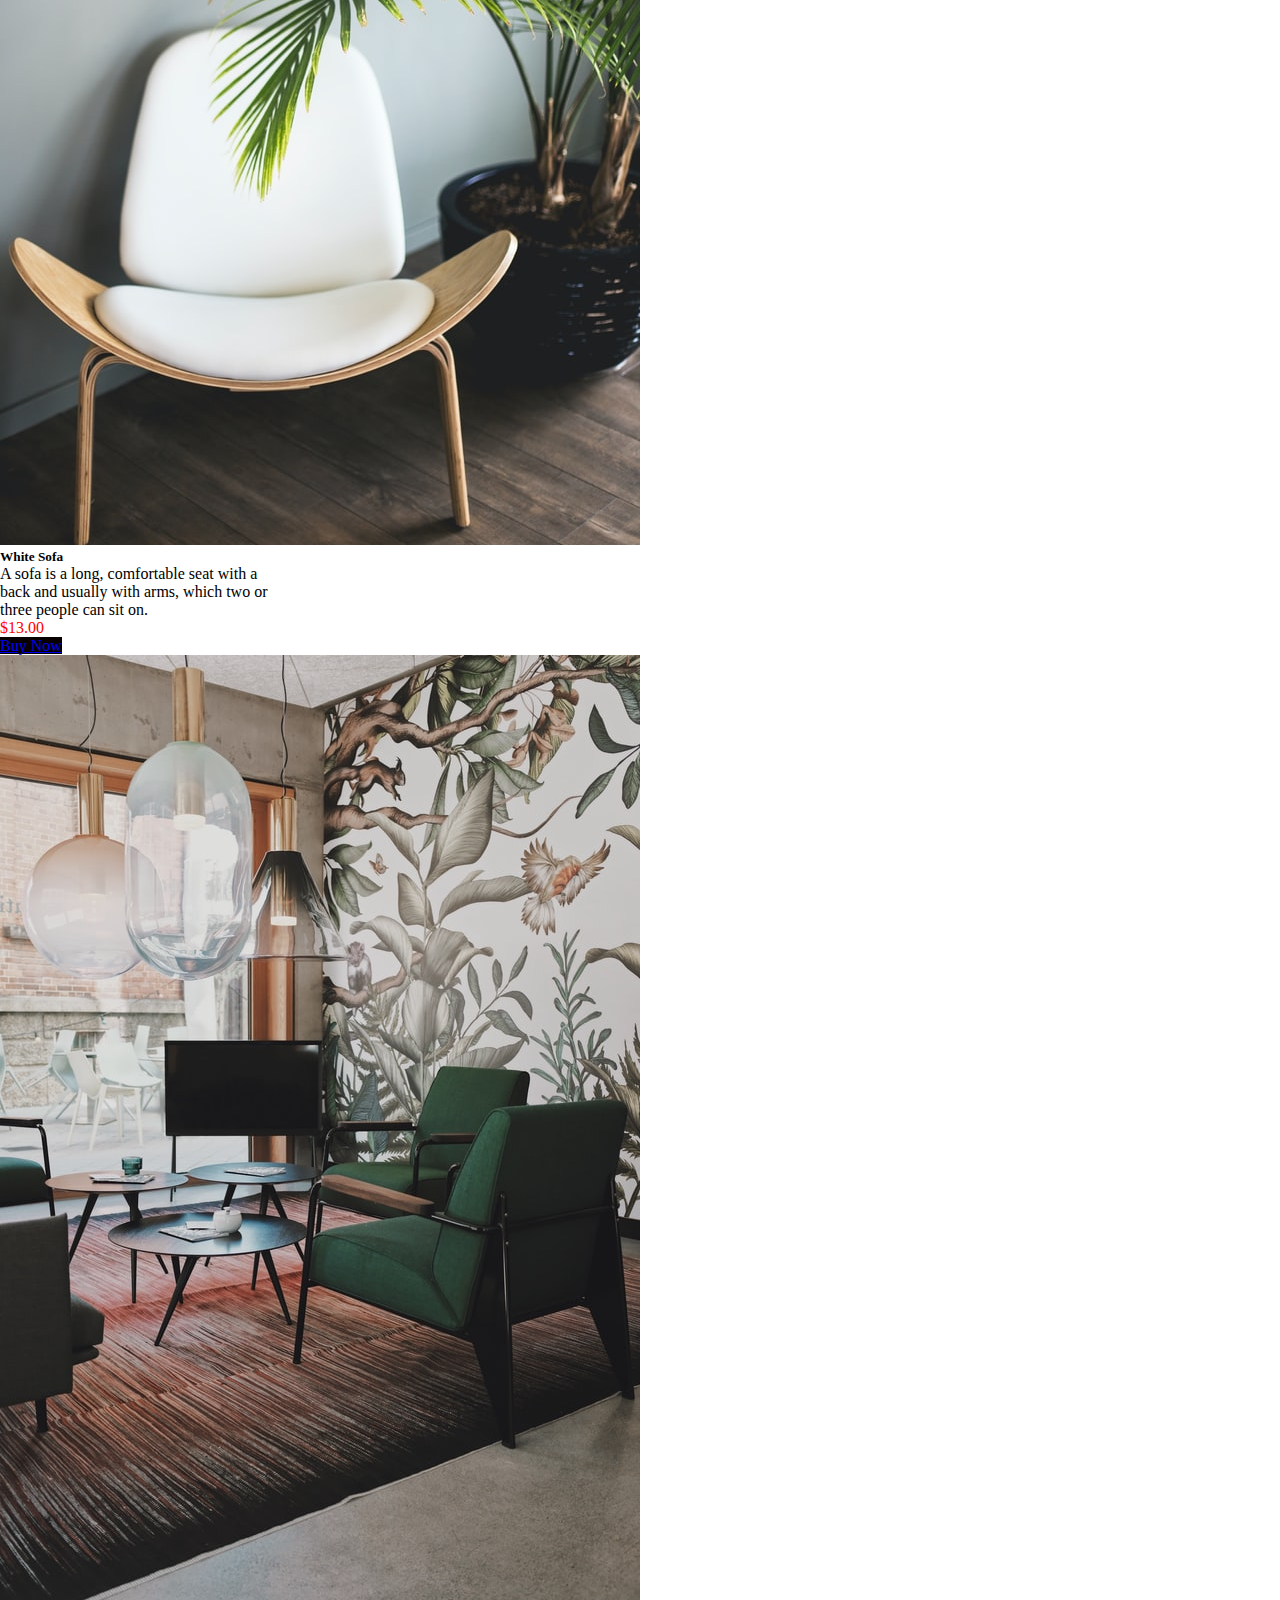
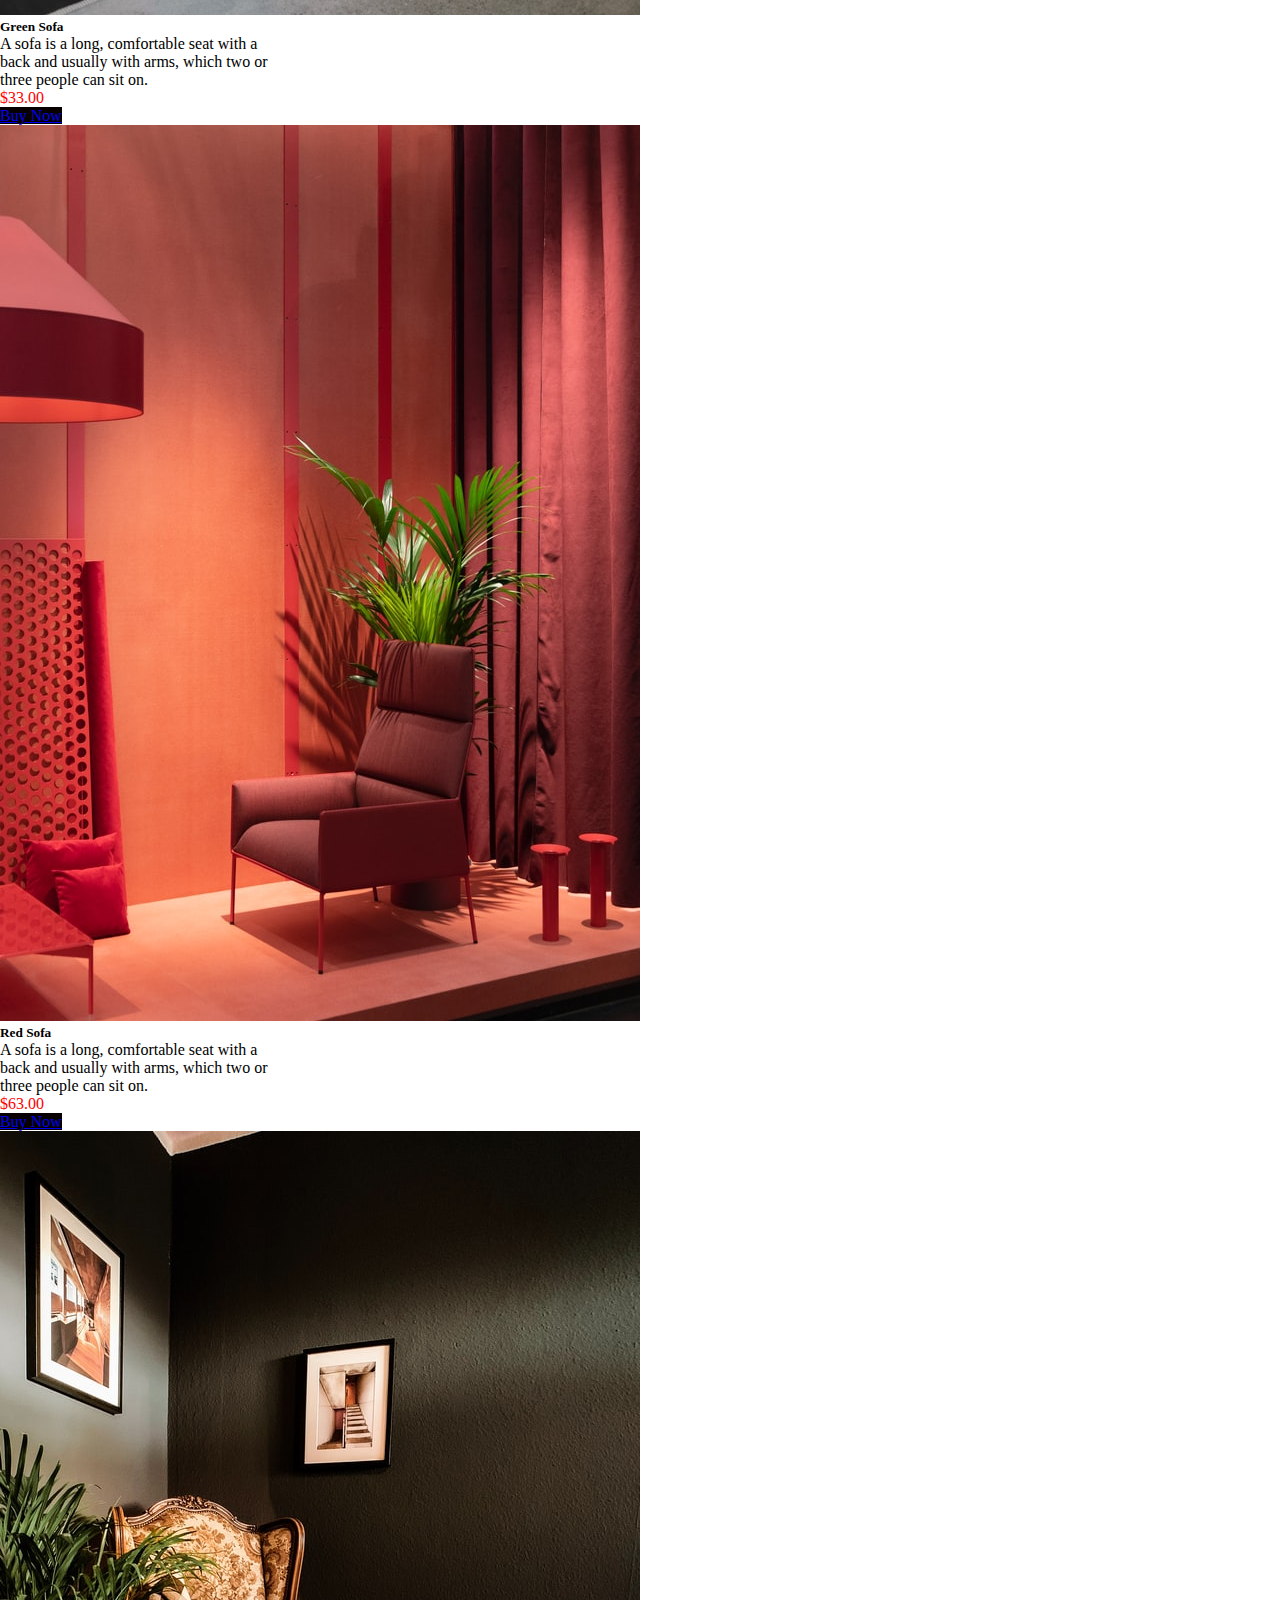
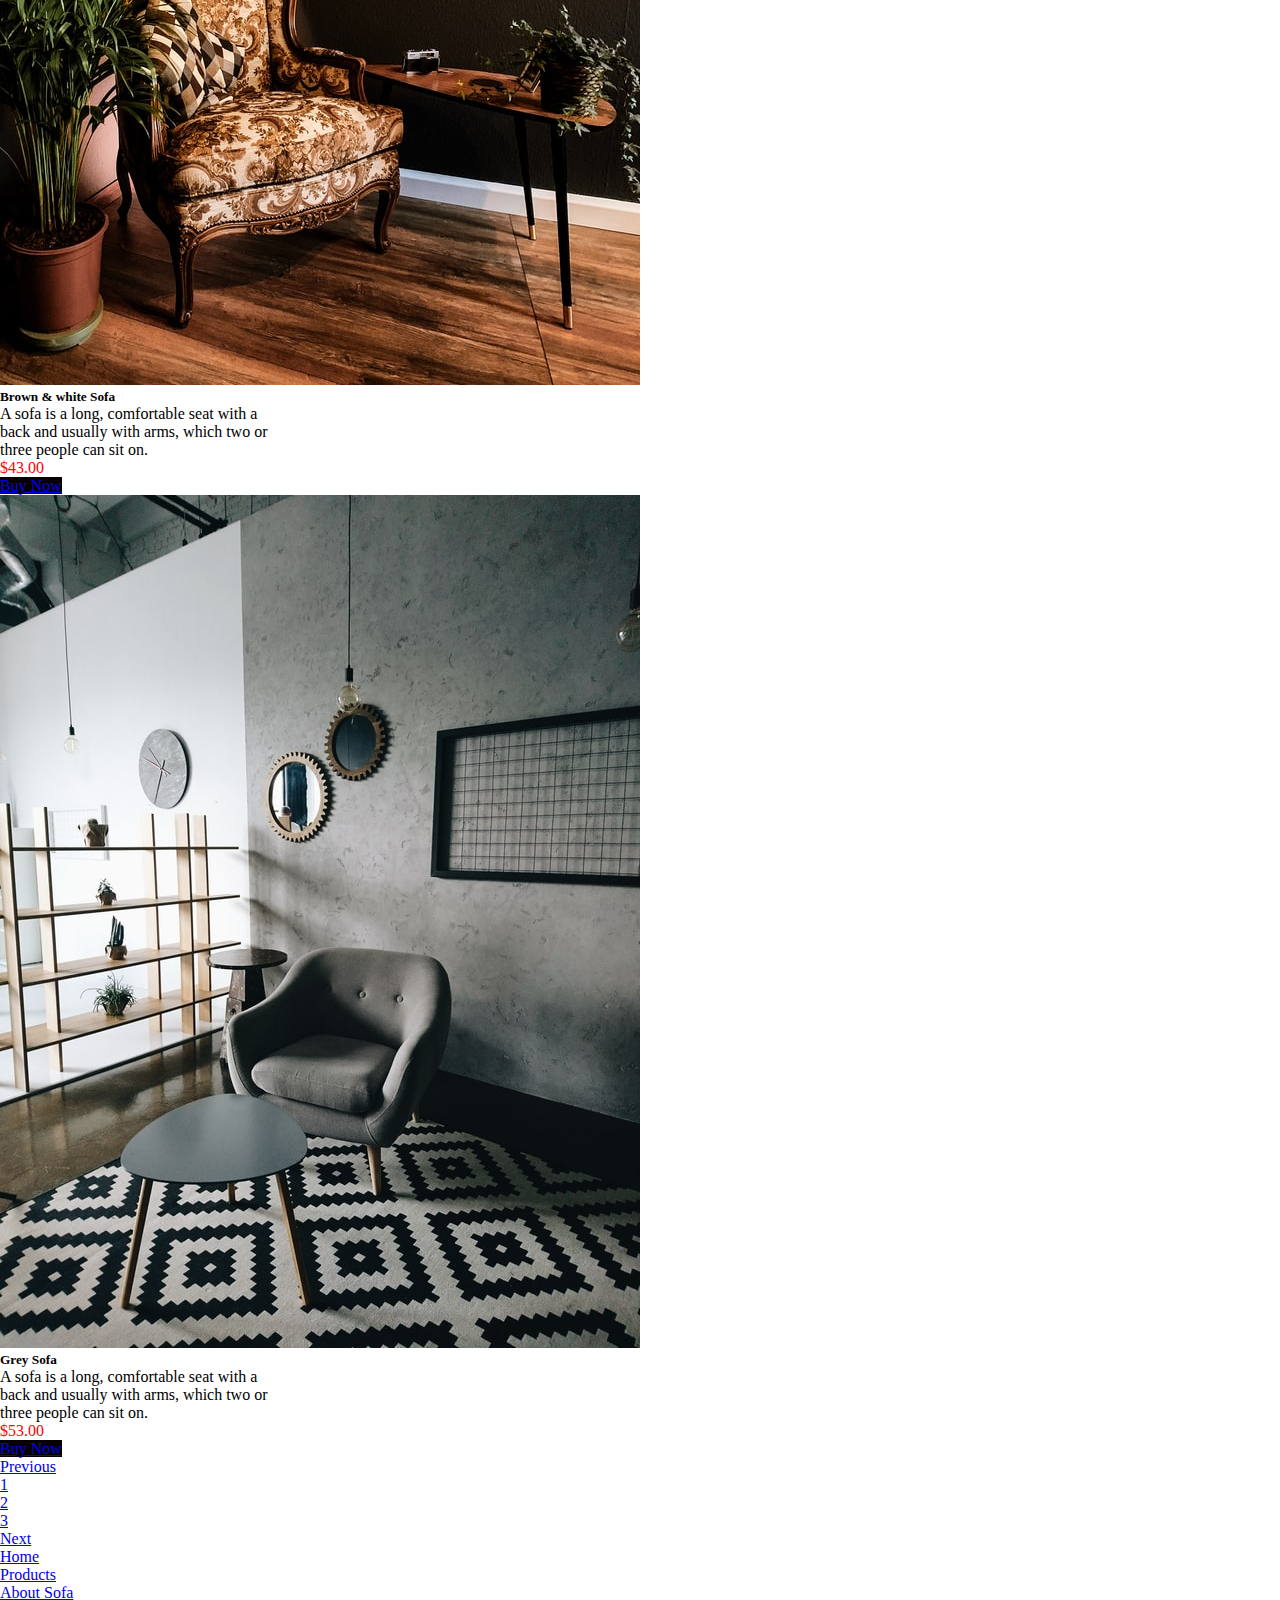
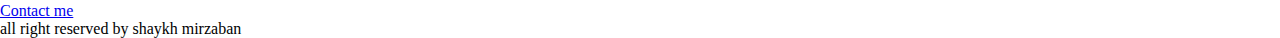
<file: product.html>
<!DOCTYPE html>
<html lang="en">
<head>
    <meta charset="UTF-8">
    <meta http-equiv="X-UA-Compatible" content="IE=edge">
    <meta name="viewport" content="width=device-width, initial-scale=1.0">
    <link href="https://cdn.jsdelivr.net/npm/bootstrap@5.1.3/dist/css/bootstrap.min.css" rel="stylesheet" integrity="sha384-1BmE4kWBq78iYhFldvKuhfTAU6auU8tT94WrHftjDbrCEXSU1oBoqyl2QvZ6jIW3" crossorigin="anonymous">
    <title>practice bootstarap</title>
    <link rel="stylesheet" href="style.css">
    <link rel="stylesheet" href="splide.min.css">
    <script src="./splide.min.js"></script>
</head>
<body class="active">
    <div class="navbar navbar-expand-lg navbar-light bg-light" style="border-bottom:1px solid;">
        <div class="container">
            <a href="index.html" class="navbar-brand">Sofa</a>

            <button class="navbar-toggler" type="button" data-bs-toggle="collapse" data-bs-target="#navbarmenu" aria-controls="navbarSupportedContent" aria-expanded="false" aria-label="Toggle navigation">
                <span class="navbar-toggler-icon"></span>
            </button>

            <div class="collapse navbar-collapse" id="navbarmenu">
                <ul class="navbar-nav ms-auto">
                    <li class="nav-item">
                        <a href="index.html" class="nav-link">Home</a>
                    </li>
                    <li class="nav-item">
                        <a href="product.html" class="nav-link active">Product</a>
                    </li>
                    <li class="nav-item">
                        <a href="about.html" class="nav-link">About Sofa</a>
                    </li>
                    <li class="nav-item">
                        <a href="contact.html" class="nav-link">Contact me</a>
                    </li>
                </ul>
            </div>
        </div>
    </div>
      <!-- product -->
      <div class="container my-5">
          <h1 class="text-center">Product</h1>
          <div class="container  my-5  d-flex flex-wrap justify-content-around align-items-center center1">
            <div class="card my-2" style="width: 18rem;">
                <img src="images/card10.jpg" class="card-img-top" alt="...">
                <div class="card-body">
                  <h5 class="card-title">Black Sofa</h5>
                  <p class="card-text">A sofa is a long, comfortable seat with a back and usually with arms, which two or three people can sit on.</p>
                  <p style="color: red;">$23.00</p>
                  <a href="detail.html" class="btn btn-dark butt1" style="background-color:#080000; border-color:#080000;">Buy Now</a>
                </div>
              </div>
              <div class="card my-2" style="width: 18rem;">
                <img src="images/card5.jpg" class="card-img-top" alt="...">
                <div class="card-body">
                  <h5 class="card-title">White Sofa</h5>
                  <p class="card-text">A sofa is a long, comfortable seat with a back and usually with arms, which two or three people can sit on.</p>
                  <p style="color: red;">$13.00</p>
                  <a href="detail.html" class="btn btn-dark butt1" style="background-color:#080000; border-color:#080000;">Buy Now</a>
                </div>
              </div>
              <div class="card my-2" style="width: 18rem;">
                <img src="images/card6.jpg" class="card-img-top" alt="...">
                <div class="card-body">
                  <h5 class="card-title">Green Sofa</h5>
                  <p class="card-text">A sofa is a long, comfortable seat with a back and usually with arms, which two or three people can sit on.</p>
                  <p style="color: red;">$33.00</p>
                  <a href="detail.html" class="btn btn-dark butt1" style="background-color:#080000; border-color:#080000;">Buy Now</a>
                </div>
              </div>
              <div class="card my-2" style="width: 18rem;">
                <img src="images/card7.jpg" class="card-img-top" alt="...">
                <div class="card-body">
                  <h5 class="card-title">Red Sofa</h5>
                  <p class="card-text">A sofa is a long, comfortable seat with a back and usually with arms, which two or three people can sit on.</p>
                  <p style="color: red;">$63.00</p>
                  <a href="detail.html" class="btn btn-dark butt1" style="background-color:#080000; border-color:#080000;">Buy Now</a>
                </div>
              </div>
              <div class="card my-2" style="width: 18rem;">
                <img src="images/card8.jpg" class="card-img-top" alt="...">
                <div class="card-body">
                  <h5 class="card-title">Brown & white Sofa</h5>
                  <p class="card-text">A sofa is a long, comfortable seat with a back and usually with arms, which two or three people can sit on.</p>
                  <p style="color: red;">$43.00</p>
                  <a href="detail.html" class="btn btn-dark butt1" style="background-color:#080000; border-color:#080000;">Buy Now</a>
                </div>
              </div>
              <div class="card my-2" style="width: 18rem;">
                <img src="images/card9.jpg" class="card-img-top" alt="...">
                <div class="card-body">
                  <h5 class="card-title">Grey Sofa</h5>
                  <p class="card-text">A sofa is a long, comfortable seat with a back and usually with arms, which two or three people can sit on.</p>
                  <p style="color: red;">$53.00</p>
                  <a href="detail.html" class="btn btn-dark butt1" style="background-color:#080000; border-color:#080000;">Buy Now</a>
                </div>
              </div>
              <nav aria-label="Page navigation example my-3">
                <ul class="pagination">
                  <li class="page-item"><a class="page-link text-dark" href="#">Previous</a></li>
                  <li class="page-item"><a class="page-link text-dark" href="#">1</a></li>
                  <li class="page-item"><a class="page-link text-dark" href="#">2</a></li>
                  <li class="page-item"><a class="page-link text-dark" href="#">3</a></li>
                  <li class="page-item"><a class="page-link text-dark" href="#">Next</a></li>
                </ul>
              </nav>
          </div>
      </div>
      <!-- footer -->
      <!-- ****** -->
      <div class="container-fluid bg-dark">
        <div class="container">
            <footer class="py-3 mt-4">
                <ul class="nav justify-content-center border-bottom border-secondary pb-3 mb-3">
                    <li class="nav-item">
                        <a href="index.html" class="nav-link px-2 text-muted">Home</a>
                    </li>
                    <li class="nav-item">
                        <a href="product.html" class="nav-link px-2 text-muted">Products</a>
                    </li>
                    <li class="nav-item">
                        <a href="about.html" class="nav-link px-2 text-muted">About Sofa</a>
                    </li>
                    <li class="nav-item">
                        <a href="detail.html" class="nav-link px-2 text-muted">Contact me</a>
                    </li>
                </ul>
                <p class="text-center text-muted">
                  all right reserved by shaykh mirzaban
                </p>
              </footer>
        </div>
      </div>
      <div class="loding">
        <!-- <div class="loding-1"></div> -->
        <div class="spinner-border" role="status">
        </div>
      </div>
      <!-- ****** -->
    <script src="https://cdn.jsdelivr.net/npm/bootstrap@5.1.3/dist/js/bootstrap.bundle.min.js" integrity="sha384-ka7Sk0Gln4gmtz2MlQnikT1wXgYsOg+OMhuP+IlRH9sENBO0LRn5q+8nbTov4+1p" crossorigin="anonymous"></script>
    <script>
      var loading = document.querySelector(".loding");
      var active1 = document.querySelector("body");
      var a1 = setTimeout(function(){
          active1.classList.toggle("active");
          loading.classList.toggle("add"); 
      },2000);      
    </script>
</body>
</html>
</file>
<file: style.css>
*{
    box-sizing: border-box;
    margin: 0;
    padding: 0;
}
body{
    overflow-x: hidden;
}
body.active{
    overflow: hidden;
}
.cover1{
    height: 500px !important;
}
.butt1{
    transition: 0.3s ease-in-out;
}
.butt1:hover{
    color: #080000;
    background-color: #fff!important;
}
.butt2{
    transition: 0.3s ease-in-out;
}
.butt2:hover{
    color: #fff !important;
    background-color: #080000 !important;
}
.asd3{
    position: absolute;
    width: 100%;
    height: 100vh;
    background-color: #fff;
    color: #d0d9d6;
}
@media screen and (max-width: 770px){
    .cover1{
        height: 300px !important;
    }
    .center1{
        justify-content: center !important;
        align-items: center !important;
        margin: 1rem 0 !important;
    }
    .center12{
        flex-direction: column !important;
    }
}
.box{
    display: flex;
    flex-wrap: wrap;
    justify-content: space-between;
    align-items: center;
}
.maam{
    box-shadow: -4px -4px 0px 1px #0e1729;
}
@media screen and (max-width: 1020px){
    .img1{
        width: auto !important;
    }
    .row{
        flex-direction: column;
    }
}

/* loading */

.loding{
    width: 100%;
    height: 100vh;
    position: absolute;
    top: 0;
    left: 0;
    display: flex;
    justify-content: center;
    align-items: center;
    background-color: #fff;
    z-index: 12;
}
.loding.add{
    display: none;
}
.loding-1{
    width: 100px;
    height: 100px;
    background-color: red;
    border-radius: 50px;
    box-sizing: 0 0 4px 4px #eee;
    position: relative;
    animation-name: loading12;
    animation-duration: 5s;
    animation-timing-function: ease-out;
}
@keyframes loading12{
    0%{
        background-color: rgb(255, 123, 0);
        top: 30px;
        left: 30px;
    }
    10%{
        background-color: rgb(255, 208, 0);
        top: -30px;
        left: -30px;
    }
    20%{
        background-color: rgb(217, 255, 0);
        right: 30px;
        bottom: 30px;
    }
    30%{
        background-color: rgb(81, 255, 0);
        right: -30px;
        bottom: -30px;
    }
    40%{
        background-color: rgb(0, 255, 157);
        transform: rotate(90deg);
    }
    50%{
        background-color: rgb(0, 255, 221);
        transform: rotate(180deg);
    }
    60%{
        background-color: rgb(0, 132, 255);
        top: 20px;
        left: 20px;
    }
    70%{
        background-color: rgb(0, 81, 255);
        top: -20px;
        left: -20px;
    }
    80%{
        background-color: rgb(111, 0, 255);
        right: 20px;
        bottom: 20px;
    }
    90%{
        background-color: rgb(217, 0, 255);
        right: -20px;
        bottom: -20px;
    }
    100%{
        background-color: rgb(255, 0, 136);
        transform: rotate(180deg);
    }
}
</file>
